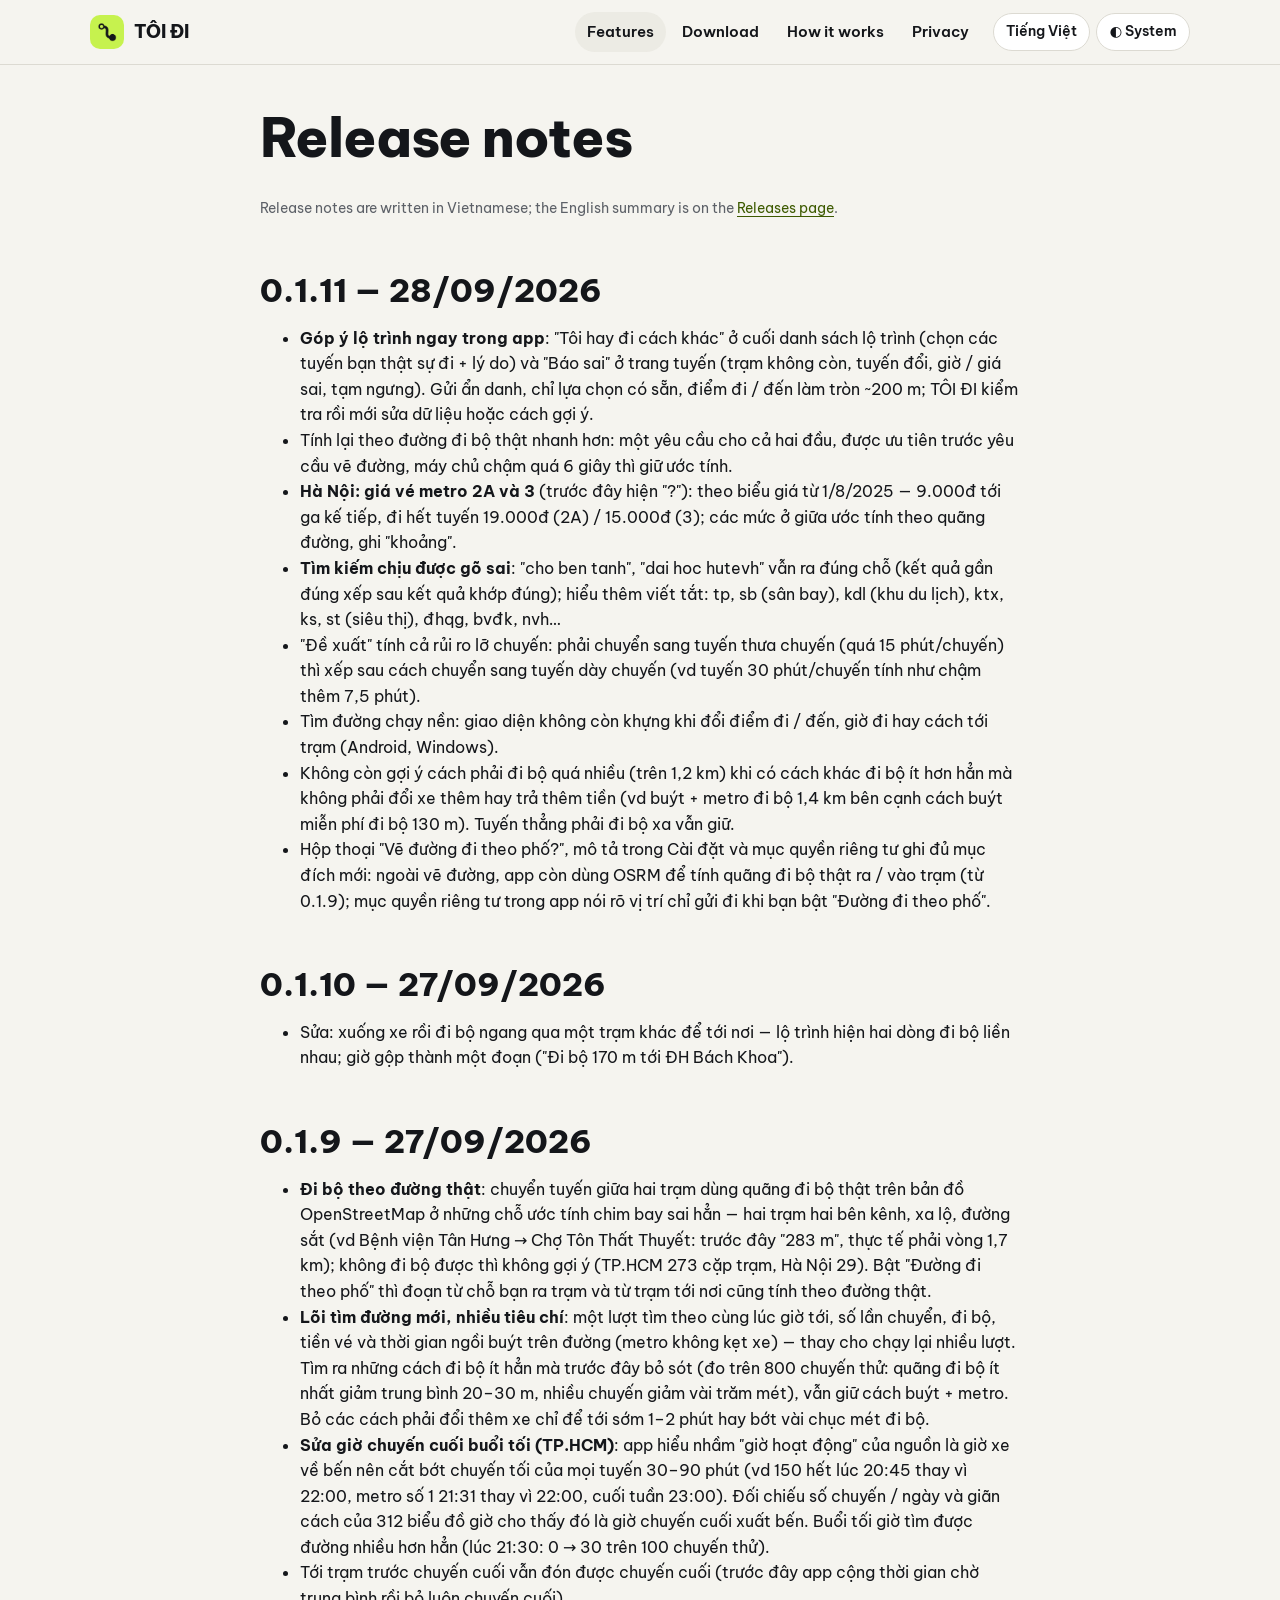
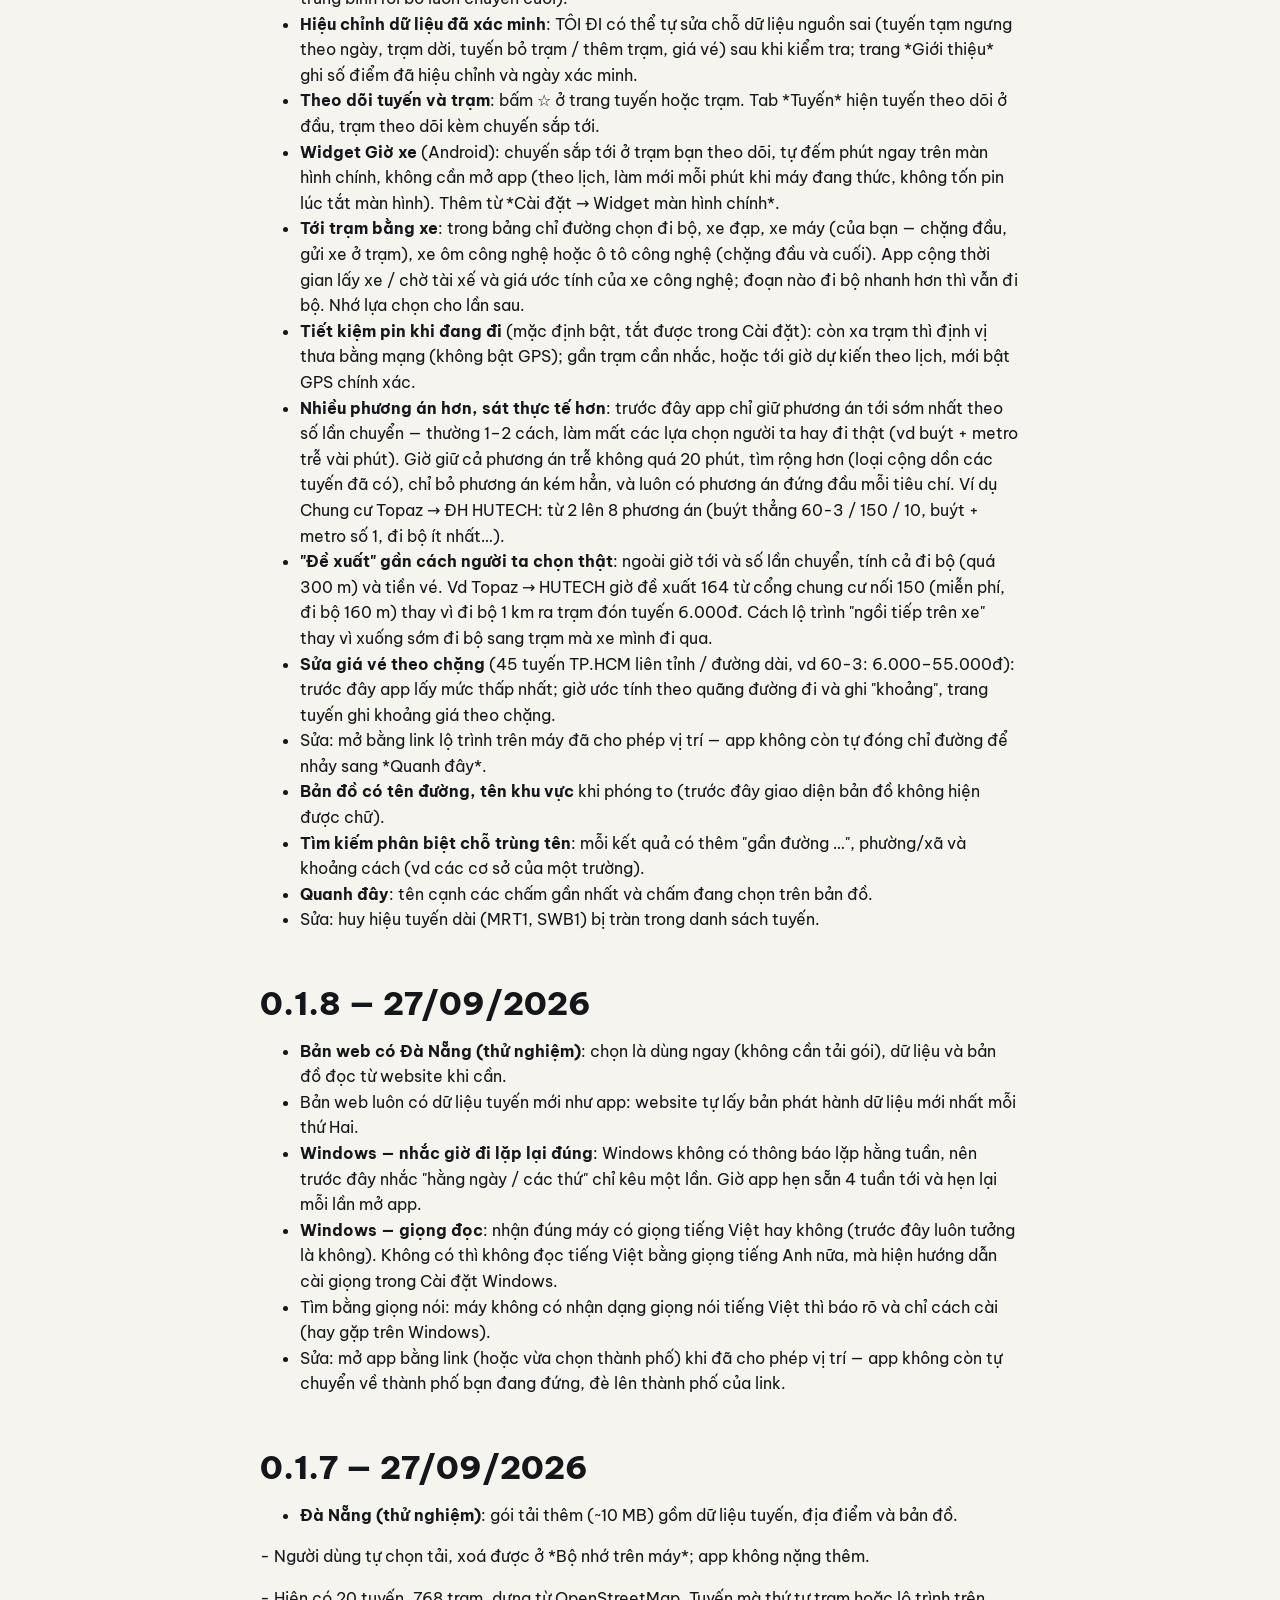
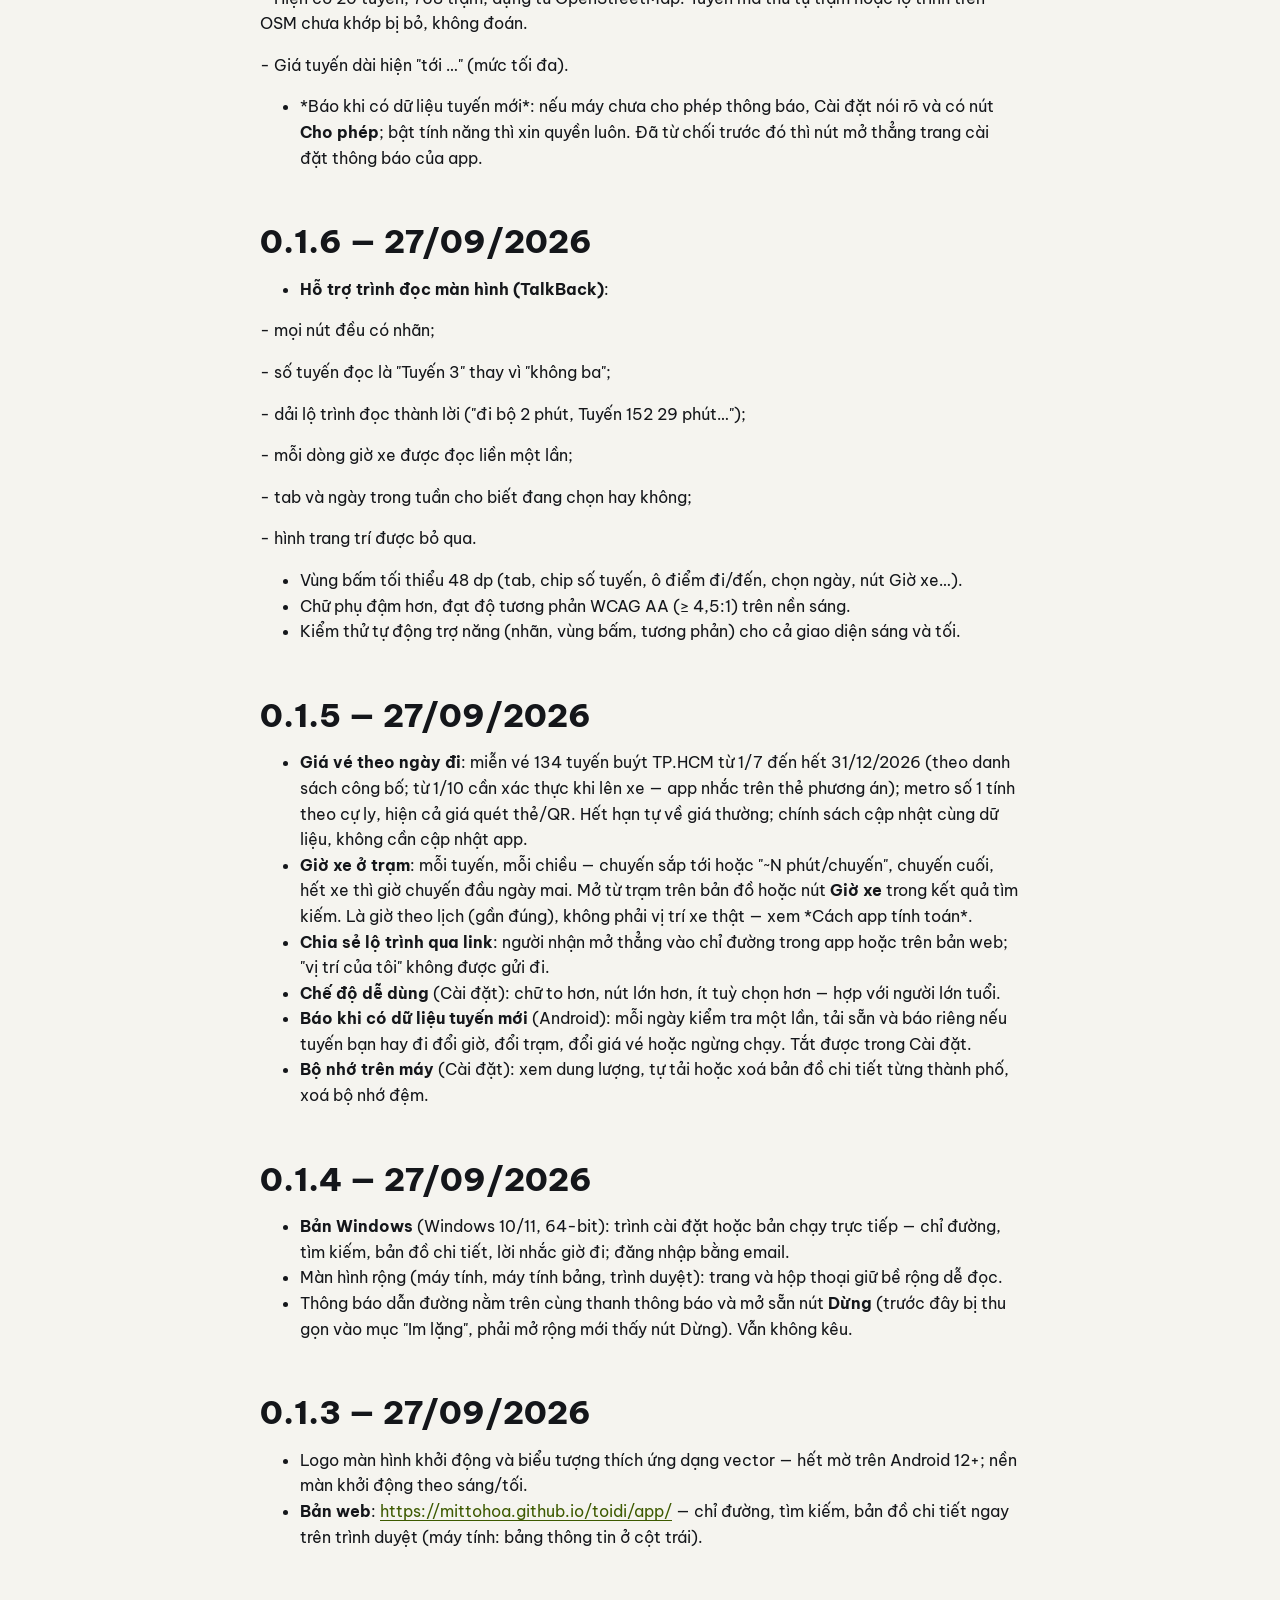
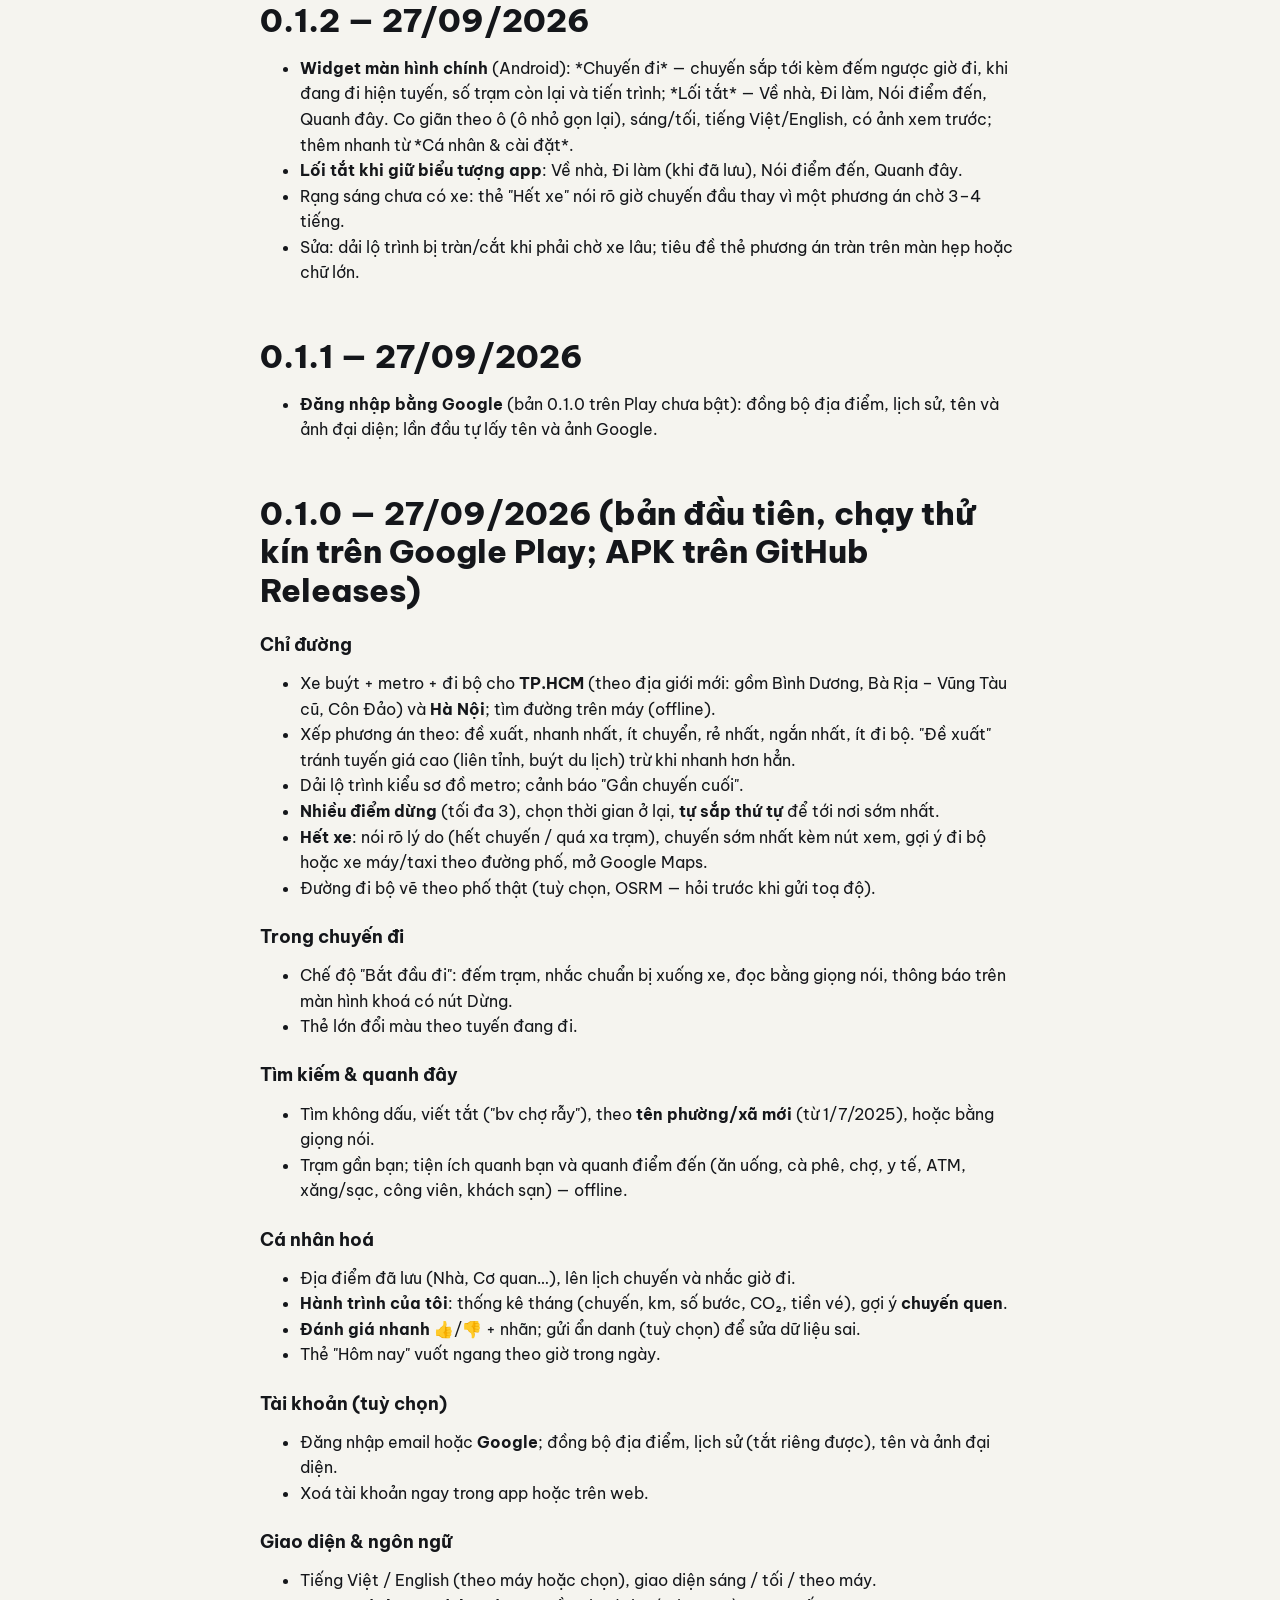
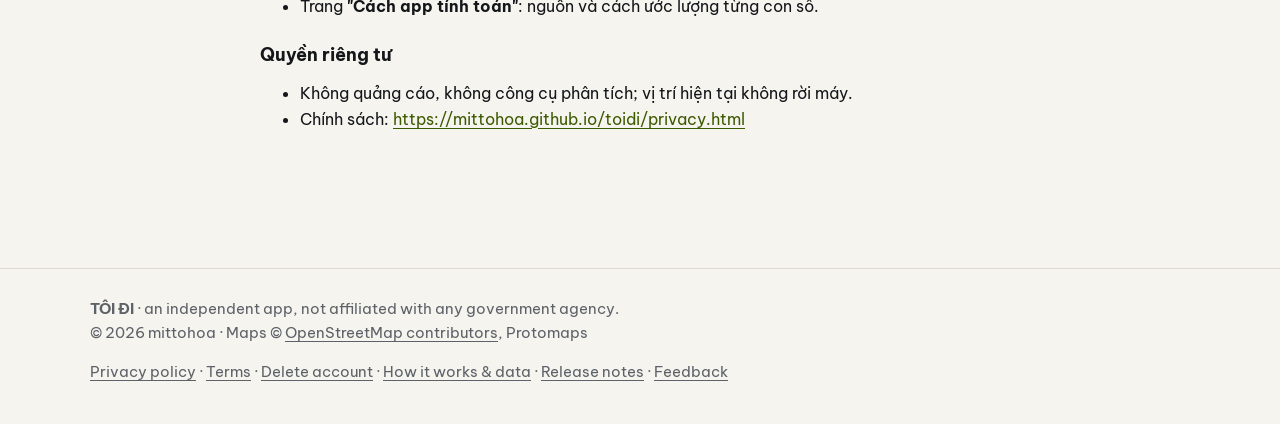
<file: changelog.html>
<!doctype html>
<html lang="vi" data-lang="vi">
<head>
<meta charset="utf-8">
<meta name="viewport" content="width=device-width, initial-scale=1">
<title>Nhật ký phiên bản — TÔI ĐI</title>
<meta name="description" content="Các phiên bản của ứng dụng TÔI ĐI và thay đổi trong từng bản. Release notes.">
<meta property="og:title" content="Nhật ký phiên bản — TÔI ĐI">
<meta property="og:description" content="Các phiên bản của ứng dụng TÔI ĐI và thay đổi trong từng bản. Release notes.">
<meta property="og:image" content="https://mittohoa.github.io/toidi/assets/img/feature-graphic.png">
<meta name="theme-color" content="#c6f24e">
<link rel="icon" href="assets/img/icon-192.png">
<link rel="preconnect" href="https://fonts.googleapis.com">
<link rel="preconnect" href="https://fonts.gstatic.com" crossorigin>
<link href="https://fonts.googleapis.com/css2?family=Be+Vietnam+Pro:wght@400;600;700;800&display=swap" rel="stylesheet">
<link rel="stylesheet" href="assets/site.css?v=431d52ef">
<script src="assets/site.js?v=431d52ef"></script>

</head>
<body>
<header class="top">
  <div class="wrap">
    <a class="brand" href="./"><img src="assets/img/icon-192.png" alt="">TÔI ĐI</a>
    <nav class="nav" aria-label="Menu">
      <a href="./#tinh-nang" aria-current="page"><span data-l="vi">Tính năng</span><span data-l="en">Features</span></a>
      <a href="./#tai-ve"><span data-l="vi">Tải về</span><span data-l="en">Download</span></a>
      <a href="how-it-works.html" ><span data-l="vi">Cách tính</span><span data-l="en">How it works</span></a>
      <a href="privacy.html" ><span data-l="vi">Quyền riêng tư</span><span data-l="en">Privacy</span></a>
    </nav>
    <div class="toggles">
      <button class="chip" id="lang-btn" type="button">English</button>
      <button class="chip" id="theme-btn" type="button" aria-label="Theme">◐</button>
    </div>
  </div>
</header>
<main>
<article class="narrow doc">
<h1><span data-l="vi">Nhật ký phiên bản</span><span data-l="en">Release notes</span></h1>
<p class="small" data-l="en">Release notes are written in Vietnamese; the English summary is on the <a href="https://github.com/mittohoa/toidi/releases">Releases page</a>.</p>
<h2>0.1.11 — 28/09/2026</h2>
<ul>
<li><strong>Góp ý lộ trình ngay trong app</strong>: &quot;Tôi hay đi cách khác&quot; ở cuối danh sách lộ trình (chọn các tuyến bạn thật sự đi + lý do) và &quot;Báo sai&quot; ở trang tuyến (trạm không còn, tuyến đổi, giờ / giá sai, tạm ngưng). Gửi ẩn danh, chỉ lựa chọn có sẵn, điểm đi / đến làm tròn ~200 m; TÔI ĐI kiểm tra rồi mới sửa dữ liệu hoặc cách gợi ý.</li>
<li>Tính lại theo đường đi bộ thật nhanh hơn: một yêu cầu cho cả hai đầu, được ưu tiên trước yêu cầu vẽ đường, máy chủ chậm quá 6 giây thì giữ ước tính.</li>
<li><strong>Hà Nội: giá vé metro 2A và 3</strong> (trước đây hiện &quot;?&quot;): theo biểu giá từ 1/8/2025 — 9.000đ tới ga kế tiếp, đi hết tuyến 19.000đ (2A) / 15.000đ (3); các mức ở giữa ước tính theo quãng đường, ghi &quot;khoảng&quot;.</li>
<li><strong>Tìm kiếm chịu được gõ sai</strong>: &quot;cho ben tanh&quot;, &quot;dai hoc hutevh&quot; vẫn ra đúng chỗ (kết quả gần đúng xếp sau kết quả khớp đúng); hiểu thêm viết tắt: tp, sb (sân bay), kdl (khu du lịch), ktx, ks, st (siêu thị), đhqg, bvđk, nvh…</li>
<li>&quot;Đề xuất&quot; tính cả rủi ro lỡ chuyến: phải chuyển sang tuyến thưa chuyến (quá 15 phút/chuyến) thì xếp sau cách chuyển sang tuyến dày chuyến (vd tuyến 30 phút/chuyến tính như chậm thêm 7,5 phút).</li>
<li>Tìm đường chạy nền: giao diện không còn khựng khi đổi điểm đi / đến, giờ đi hay cách tới trạm (Android, Windows).</li>
<li>Không còn gợi ý cách phải đi bộ quá nhiều (trên 1,2 km) khi có cách khác đi bộ ít hơn hẳn mà không phải đổi xe thêm hay trả thêm tiền (vd buýt + metro đi bộ 1,4 km bên cạnh cách buýt miễn phí đi bộ 130 m). Tuyến thẳng phải đi bộ xa vẫn giữ.</li>
<li>Hộp thoại &quot;Vẽ đường đi theo phố?&quot;, mô tả trong Cài đặt và mục quyền riêng tư ghi đủ mục đích mới: ngoài vẽ đường, app còn dùng OSRM để tính quãng đi bộ thật ra / vào trạm (từ 0.1.9); mục quyền riêng tư trong app nói rõ vị trí chỉ gửi đi khi bạn bật &quot;Đường đi theo phố&quot;.</li>
</ul>
<h2>0.1.10 — 27/09/2026</h2>
<ul>
<li>Sửa: xuống xe rồi đi bộ ngang qua một trạm khác để tới nơi — lộ trình hiện hai dòng đi bộ liền nhau; giờ gộp thành một đoạn (&quot;Đi bộ 170 m tới ĐH Bách Khoa&quot;).</li>
</ul>
<h2>0.1.9 — 27/09/2026</h2>
<ul>
<li><strong>Đi bộ theo đường thật</strong>: chuyển tuyến giữa hai trạm dùng quãng đi bộ thật trên bản đồ OpenStreetMap ở những chỗ ước tính chim bay sai hẳn — hai trạm hai bên kênh, xa lộ, đường sắt (vd Bệnh viện Tân Hưng → Chợ Tôn Thất Thuyết: trước đây &quot;283 m&quot;, thực tế phải vòng 1,7 km); không đi bộ được thì không gợi ý (TP.HCM 273 cặp trạm, Hà Nội 29). Bật &quot;Đường đi theo phố&quot; thì đoạn từ chỗ bạn ra trạm và từ trạm tới nơi cũng tính theo đường thật.</li>
<li><strong>Lõi tìm đường mới, nhiều tiêu chí</strong>: một lượt tìm theo cùng lúc giờ tới, số lần chuyển, đi bộ, tiền vé và thời gian ngồi buýt trên đường (metro không kẹt xe) — thay cho chạy lại nhiều lượt. Tìm ra những cách đi bộ ít hẳn mà trước đây bỏ sót (đo trên 800 chuyến thử: quãng đi bộ ít nhất giảm trung bình 20–30 m, nhiều chuyến giảm vài trăm mét), vẫn giữ cách buýt + metro. Bỏ các cách phải đổi thêm xe chỉ để tới sớm 1–2 phút hay bớt vài chục mét đi bộ.</li>
<li><strong>Sửa giờ chuyến cuối buổi tối (TP.HCM)</strong>: app hiểu nhầm &quot;giờ hoạt động&quot; của nguồn là giờ xe về bến nên cắt bớt chuyến tối của mọi tuyến 30–90 phút (vd 150 hết lúc 20:45 thay vì 22:00, metro số 1 21:31 thay vì 22:00, cuối tuần 23:00). Đối chiếu số chuyến / ngày và giãn cách của 312 biểu đồ giờ cho thấy đó là giờ chuyến cuối xuất bến. Buổi tối giờ tìm được đường nhiều hơn hẳn (lúc 21:30: 0 → 30 trên 100 chuyến thử).</li>
<li>Tới trạm trước chuyến cuối vẫn đón được chuyến cuối (trước đây app cộng thời gian chờ trung bình rồi bỏ luôn chuyến cuối).</li>
<li><strong>Hiệu chỉnh dữ liệu đã xác minh</strong>: TÔI ĐI có thể tự sửa chỗ dữ liệu nguồn sai (tuyến tạm ngưng theo ngày, trạm dời, tuyến bỏ trạm / thêm trạm, giá vé) sau khi kiểm tra; trang *Giới thiệu* ghi số điểm đã hiệu chỉnh và ngày xác minh.</li>
<li><strong>Theo dõi tuyến và trạm</strong>: bấm ☆ ở trang tuyến hoặc trạm. Tab *Tuyến* hiện tuyến theo dõi ở đầu, trạm theo dõi kèm chuyến sắp tới.</li>
<li><strong>Widget Giờ xe</strong> (Android): chuyến sắp tới ở trạm bạn theo dõi, tự đếm phút ngay trên màn hình chính, không cần mở app (theo lịch, làm mới mỗi phút khi máy đang thức, không tốn pin lúc tắt màn hình). Thêm từ *Cài đặt → Widget màn hình chính*.</li>
<li><strong>Tới trạm bằng xe</strong>: trong bảng chỉ đường chọn đi bộ, xe đạp, xe máy (của bạn — chặng đầu, gửi xe ở trạm), xe ôm công nghệ hoặc ô tô công nghệ (chặng đầu và cuối). App cộng thời gian lấy xe / chờ tài xế và giá ước tính của xe công nghệ; đoạn nào đi bộ nhanh hơn thì vẫn đi bộ. Nhớ lựa chọn cho lần sau.</li>
<li><strong>Tiết kiệm pin khi đang đi</strong> (mặc định bật, tắt được trong Cài đặt): còn xa trạm thì định vị thưa bằng mạng (không bật GPS); gần trạm cần nhắc, hoặc tới giờ dự kiến theo lịch, mới bật GPS chính xác.</li>
<li><strong>Nhiều phương án hơn, sát thực tế hơn</strong>: trước đây app chỉ giữ phương án tới sớm nhất theo số lần chuyển — thường 1–2 cách, làm mất các lựa chọn người ta hay đi thật (vd buýt + metro trễ vài phút). Giờ giữ cả phương án trễ không quá 20 phút, tìm rộng hơn (loại cộng dồn các tuyến đã có), chỉ bỏ phương án kém hẳn, và luôn có phương án đứng đầu mỗi tiêu chí. Ví dụ Chung cư Topaz → ĐH HUTECH: từ 2 lên 8 phương án (buýt thẳng 60-3 / 150 / 10, buýt + metro số 1, đi bộ ít nhất…).</li>
<li><strong>&quot;Đề xuất&quot; gần cách người ta chọn thật</strong>: ngoài giờ tới và số lần chuyển, tính cả đi bộ (quá 300 m) và tiền vé. Vd Topaz → HUTECH giờ đề xuất 164 từ cổng chung cư nối 150 (miễn phí, đi bộ 160 m) thay vì đi bộ 1 km ra trạm đón tuyến 6.000đ. Cách lộ trình &quot;ngồi tiếp trên xe&quot; thay vì xuống sớm đi bộ sang trạm mà xe mình đi qua.</li>
<li><strong>Sửa giá vé theo chặng</strong> (45 tuyến TP.HCM liên tỉnh / đường dài, vd 60-3: 6.000–55.000đ): trước đây app lấy mức thấp nhất; giờ ước tính theo quãng đường đi và ghi &quot;khoảng&quot;, trang tuyến ghi khoảng giá theo chặng.</li>
<li>Sửa: mở bằng link lộ trình trên máy đã cho phép vị trí — app không còn tự đóng chỉ đường để nhảy sang *Quanh đây*.</li>
<li><strong>Bản đồ có tên đường, tên khu vực</strong> khi phóng to (trước đây giao diện bản đồ không hiện được chữ).</li>
<li><strong>Tìm kiếm phân biệt chỗ trùng tên</strong>: mỗi kết quả có thêm &quot;gần đường …&quot;, phường/xã và khoảng cách (vd các cơ sở của một trường).</li>
<li><strong>Quanh đây</strong>: tên cạnh các chấm gần nhất và chấm đang chọn trên bản đồ.</li>
<li>Sửa: huy hiệu tuyến dài (MRT1, SWB1) bị tràn trong danh sách tuyến.</li>
</ul>
<h2>0.1.8 — 27/09/2026</h2>
<ul>
<li><strong>Bản web có Đà Nẵng (thử nghiệm)</strong>: chọn là dùng ngay (không cần tải gói), dữ liệu và bản đồ đọc từ website khi cần.</li>
<li>Bản web luôn có dữ liệu tuyến mới như app: website tự lấy bản phát hành dữ liệu mới nhất mỗi thứ Hai.</li>
<li><strong>Windows — nhắc giờ đi lặp lại đúng</strong>: Windows không có thông báo lặp hằng tuần, nên trước đây nhắc &quot;hằng ngày / các thứ&quot; chỉ kêu một lần. Giờ app hẹn sẵn 4 tuần tới và hẹn lại mỗi lần mở app.</li>
<li><strong>Windows — giọng đọc</strong>: nhận đúng máy có giọng tiếng Việt hay không (trước đây luôn tưởng là không). Không có thì không đọc tiếng Việt bằng giọng tiếng Anh nữa, mà hiện hướng dẫn cài giọng trong Cài đặt Windows.</li>
<li>Tìm bằng giọng nói: máy không có nhận dạng giọng nói tiếng Việt thì báo rõ và chỉ cách cài (hay gặp trên Windows).</li>
<li>Sửa: mở app bằng link (hoặc vừa chọn thành phố) khi đã cho phép vị trí — app không còn tự chuyển về thành phố bạn đang đứng, đè lên thành phố của link.</li>
</ul>
<h2>0.1.7 — 27/09/2026</h2>
<ul>
<li><strong>Đà Nẵng (thử nghiệm)</strong>: gói tải thêm (~10 MB) gồm dữ liệu tuyến, địa điểm và bản đồ.</li>
</ul>
<p>  - Người dùng tự chọn tải, xoá được ở *Bộ nhớ trên máy*; app không nặng thêm.</p>
<p>  - Hiện có 20 tuyến, 768 trạm, dựng từ OpenStreetMap. Tuyến mà thứ tự trạm hoặc lộ trình trên OSM chưa khớp bị bỏ, không đoán.</p>
<p>  - Giá tuyến dài hiện &quot;tới …&quot; (mức tối đa).</p>
<ul>
<li>*Báo khi có dữ liệu tuyến mới*: nếu máy chưa cho phép thông báo, Cài đặt nói rõ và có nút <strong>Cho phép</strong>; bật tính năng thì xin quyền luôn. Đã từ chối trước đó thì nút mở thẳng trang cài đặt thông báo của app.</li>
</ul>
<h2>0.1.6 — 27/09/2026</h2>
<ul>
<li><strong>Hỗ trợ trình đọc màn hình (TalkBack)</strong>:</li>
</ul>
<p>  - mọi nút đều có nhãn;</p>
<p>  - số tuyến đọc là &quot;Tuyến 3&quot; thay vì &quot;không ba&quot;;</p>
<p>  - dải lộ trình đọc thành lời (&quot;đi bộ 2 phút, Tuyến 152 29 phút…&quot;);</p>
<p>  - mỗi dòng giờ xe được đọc liền một lần;</p>
<p>  - tab và ngày trong tuần cho biết đang chọn hay không;</p>
<p>  - hình trang trí được bỏ qua.</p>
<ul>
<li>Vùng bấm tối thiểu 48 dp (tab, chip số tuyến, ô điểm đi/đến, chọn ngày, nút Giờ xe…).</li>
<li>Chữ phụ đậm hơn, đạt độ tương phản WCAG AA (≥ 4,5:1) trên nền sáng.</li>
<li>Kiểm thử tự động trợ năng (nhãn, vùng bấm, tương phản) cho cả giao diện sáng và tối.</li>
</ul>
<h2>0.1.5 — 27/09/2026</h2>
<ul>
<li><strong>Giá vé theo ngày đi</strong>: miễn vé 134 tuyến buýt TP.HCM từ 1/7 đến hết 31/12/2026 (theo danh sách công bố; từ 1/10 cần xác thực khi lên xe — app nhắc trên thẻ phương án); metro số 1 tính theo cự ly, hiện cả giá quét thẻ/QR. Hết hạn tự về giá thường; chính sách cập nhật cùng dữ liệu, không cần cập nhật app.</li>
<li><strong>Giờ xe ở trạm</strong>: mỗi tuyến, mỗi chiều — chuyến sắp tới hoặc &quot;~N phút/chuyến&quot;, chuyến cuối, hết xe thì giờ chuyến đầu ngày mai. Mở từ trạm trên bản đồ hoặc nút <strong>Giờ xe</strong> trong kết quả tìm kiếm. Là giờ theo lịch (gần đúng), không phải vị trí xe thật — xem *Cách app tính toán*.</li>
<li><strong>Chia sẻ lộ trình qua link</strong>: người nhận mở thẳng vào chỉ đường trong app hoặc trên bản web; &quot;vị trí của tôi&quot; không được gửi đi.</li>
<li><strong>Chế độ dễ dùng</strong> (Cài đặt): chữ to hơn, nút lớn hơn, ít tuỳ chọn hơn — hợp với người lớn tuổi.</li>
<li><strong>Báo khi có dữ liệu tuyến mới</strong> (Android): mỗi ngày kiểm tra một lần, tải sẵn và báo riêng nếu tuyến bạn hay đi đổi giờ, đổi trạm, đổi giá vé hoặc ngừng chạy. Tắt được trong Cài đặt.</li>
<li><strong>Bộ nhớ trên máy</strong> (Cài đặt): xem dung lượng, tự tải hoặc xoá bản đồ chi tiết từng thành phố, xoá bộ nhớ đệm.</li>
</ul>
<h2>0.1.4 — 27/09/2026</h2>
<ul>
<li><strong>Bản Windows</strong> (Windows 10/11, 64-bit): trình cài đặt hoặc bản chạy trực tiếp — chỉ đường, tìm kiếm, bản đồ chi tiết, lời nhắc giờ đi; đăng nhập bằng email.</li>
<li>Màn hình rộng (máy tính, máy tính bảng, trình duyệt): trang và hộp thoại giữ bề rộng dễ đọc.</li>
<li>Thông báo dẫn đường nằm trên cùng thanh thông báo và mở sẵn nút <strong>Dừng</strong> (trước đây bị thu gọn vào mục &quot;Im lặng&quot;, phải mở rộng mới thấy nút Dừng). Vẫn không kêu.</li>
</ul>
<h2>0.1.3 — 27/09/2026</h2>
<ul>
<li>Logo màn hình khởi động và biểu tượng thích ứng dạng vector — hết mờ trên Android 12+; nền màn khởi động theo sáng/tối.</li>
<li><strong>Bản web</strong>: <a href="https://mittohoa.github.io/toidi/app/">https://mittohoa.github.io/toidi/app/</a> — chỉ đường, tìm kiếm, bản đồ chi tiết ngay trên trình duyệt (máy tính: bảng thông tin ở cột trái).</li>
</ul>
<h2>0.1.2 — 27/09/2026</h2>
<ul>
<li><strong>Widget màn hình chính</strong> (Android): *Chuyến đi* — chuyến sắp tới kèm đếm ngược giờ đi, khi đang đi hiện tuyến, số trạm còn lại và tiến trình; *Lối tắt* — Về nhà, Đi làm, Nói điểm đến, Quanh đây. Co giãn theo ô (ô nhỏ gọn lại), sáng/tối, tiếng Việt/English, có ảnh xem trước; thêm nhanh từ *Cá nhân &amp; cài đặt*.</li>
<li><strong>Lối tắt khi giữ biểu tượng app</strong>: Về nhà, Đi làm (khi đã lưu), Nói điểm đến, Quanh đây.</li>
<li>Rạng sáng chưa có xe: thẻ &quot;Hết xe&quot; nói rõ giờ chuyến đầu thay vì một phương án chờ 3–4 tiếng.</li>
<li>Sửa: dải lộ trình bị tràn/cắt khi phải chờ xe lâu; tiêu đề thẻ phương án tràn trên màn hẹp hoặc chữ lớn.</li>
</ul>
<h2>0.1.1 — 27/09/2026</h2>
<ul>
<li><strong>Đăng nhập bằng Google</strong> (bản 0.1.0 trên Play chưa bật): đồng bộ địa điểm, lịch sử, tên và ảnh đại diện; lần đầu tự lấy tên và ảnh Google.</li>
</ul>
<h2>0.1.0 — 27/09/2026 (bản đầu tiên, chạy thử kín trên Google Play; APK trên GitHub Releases)</h2>
<h3>Chỉ đường</h3>
<ul>
<li>Xe buýt + metro + đi bộ cho <strong>TP.HCM</strong> (theo địa giới mới: gồm Bình Dương, Bà Rịa – Vũng Tàu cũ, Côn Đảo) và <strong>Hà Nội</strong>; tìm đường trên máy (offline).</li>
<li>Xếp phương án theo: đề xuất, nhanh nhất, ít chuyển, rẻ nhất, ngắn nhất, ít đi bộ. &quot;Đề xuất&quot; tránh tuyến giá cao (liên tỉnh, buýt du lịch) trừ khi nhanh hơn hẳn.</li>
<li>Dải lộ trình kiểu sơ đồ metro; cảnh báo &quot;Gần chuyến cuối&quot;.</li>
<li><strong>Nhiều điểm dừng</strong> (tối đa 3), chọn thời gian ở lại, <strong>tự sắp thứ tự</strong> để tới nơi sớm nhất.</li>
<li><strong>Hết xe</strong>: nói rõ lý do (hết chuyến / quá xa trạm), chuyến sớm nhất kèm nút xem, gợi ý đi bộ hoặc xe máy/taxi theo đường phố, mở Google Maps.</li>
<li>Đường đi bộ vẽ theo phố thật (tuỳ chọn, OSRM — hỏi trước khi gửi toạ độ).</li>
</ul>
<h3>Trong chuyến đi</h3>
<ul>
<li>Chế độ &quot;Bắt đầu đi&quot;: đếm trạm, nhắc chuẩn bị xuống xe, đọc bằng giọng nói, thông báo trên màn hình khoá có nút Dừng.</li>
<li>Thẻ lớn đổi màu theo tuyến đang đi.</li>
</ul>
<h3>Tìm kiếm &amp; quanh đây</h3>
<ul>
<li>Tìm không dấu, viết tắt (&quot;bv chợ rẫy&quot;), theo <strong>tên phường/xã mới</strong> (từ 1/7/2025), hoặc bằng giọng nói.</li>
<li>Trạm gần bạn; tiện ích quanh bạn và quanh điểm đến (ăn uống, cà phê, chợ, y tế, ATM, xăng/sạc, công viên, khách sạn) — offline.</li>
</ul>
<h3>Cá nhân hoá</h3>
<ul>
<li>Địa điểm đã lưu (Nhà, Cơ quan…), lên lịch chuyến và nhắc giờ đi.</li>
<li><strong>Hành trình của tôi</strong>: thống kê tháng (chuyến, km, số bước, CO₂, tiền vé), gợi ý <strong>chuyến quen</strong>.</li>
<li><strong>Đánh giá nhanh</strong> 👍/👎 + nhãn; gửi ẩn danh (tuỳ chọn) để sửa dữ liệu sai.</li>
<li>Thẻ &quot;Hôm nay&quot; vuốt ngang theo giờ trong ngày.</li>
</ul>
<h3>Tài khoản (tuỳ chọn)</h3>
<ul>
<li>Đăng nhập email hoặc <strong>Google</strong>; đồng bộ địa điểm, lịch sử (tắt riêng được), tên và ảnh đại diện.</li>
<li>Xoá tài khoản ngay trong app hoặc trên web.</li>
</ul>
<h3>Giao diện &amp; ngôn ngữ</h3>
<ul>
<li>Tiếng Việt / English (theo máy hoặc chọn), giao diện sáng / tối / theo máy.</li>
<li>Trang <strong>&quot;Cách app tính toán&quot;</strong>: nguồn và cách ước lượng từng con số.</li>
</ul>
<h3>Quyền riêng tư</h3>
<ul>
<li>Không quảng cáo, không công cụ phân tích; vị trí hiện tại không rời máy.</li>
<li>Chính sách: <a href="https://mittohoa.github.io/toidi/privacy.html">https://mittohoa.github.io/toidi/privacy.html</a></li>
</ul>
</article>
</main>
<footer>
  <div class="wrap">
    <div>
      <strong>TÔI ĐI</strong> · <span data-l="vi">ứng dụng độc lập, không phải ứng dụng của cơ quan nhà nước.</span><span data-l="en">an independent app, not affiliated with any government agency.</span><br>
      © <span id="year">2026</span> mittohoa · <span data-l="vi">Bản đồ</span><span data-l="en">Maps</span> © <a href="https://www.openstreetmap.org/copyright">OpenStreetMap contributors</a>, Protomaps
    </div>
    <div>
      <a href="privacy.html"><span data-l="vi">Chính sách quyền riêng tư</span><span data-l="en">Privacy policy</span></a> ·
      <a href="terms.html"><span data-l="vi">Điều khoản</span><span data-l="en">Terms</span></a> ·
      <a href="delete-account.html"><span data-l="vi">Xoá tài khoản</span><span data-l="en">Delete account</span></a> ·
      <a href="how-it-works.html"><span data-l="vi">Cách tính &amp; nguồn dữ liệu</span><span data-l="en">How it works &amp; data</span></a> ·
      <a href="changelog.html"><span data-l="vi">Nhật ký phiên bản</span><span data-l="en">Release notes</span></a> ·
      <a href="https://github.com/mittohoa/toidi-data/issues"><span data-l="vi">Góp ý</span><span data-l="en">Feedback</span></a>
    </div>
  </div>
</footer>
</body>
</html>
</file>
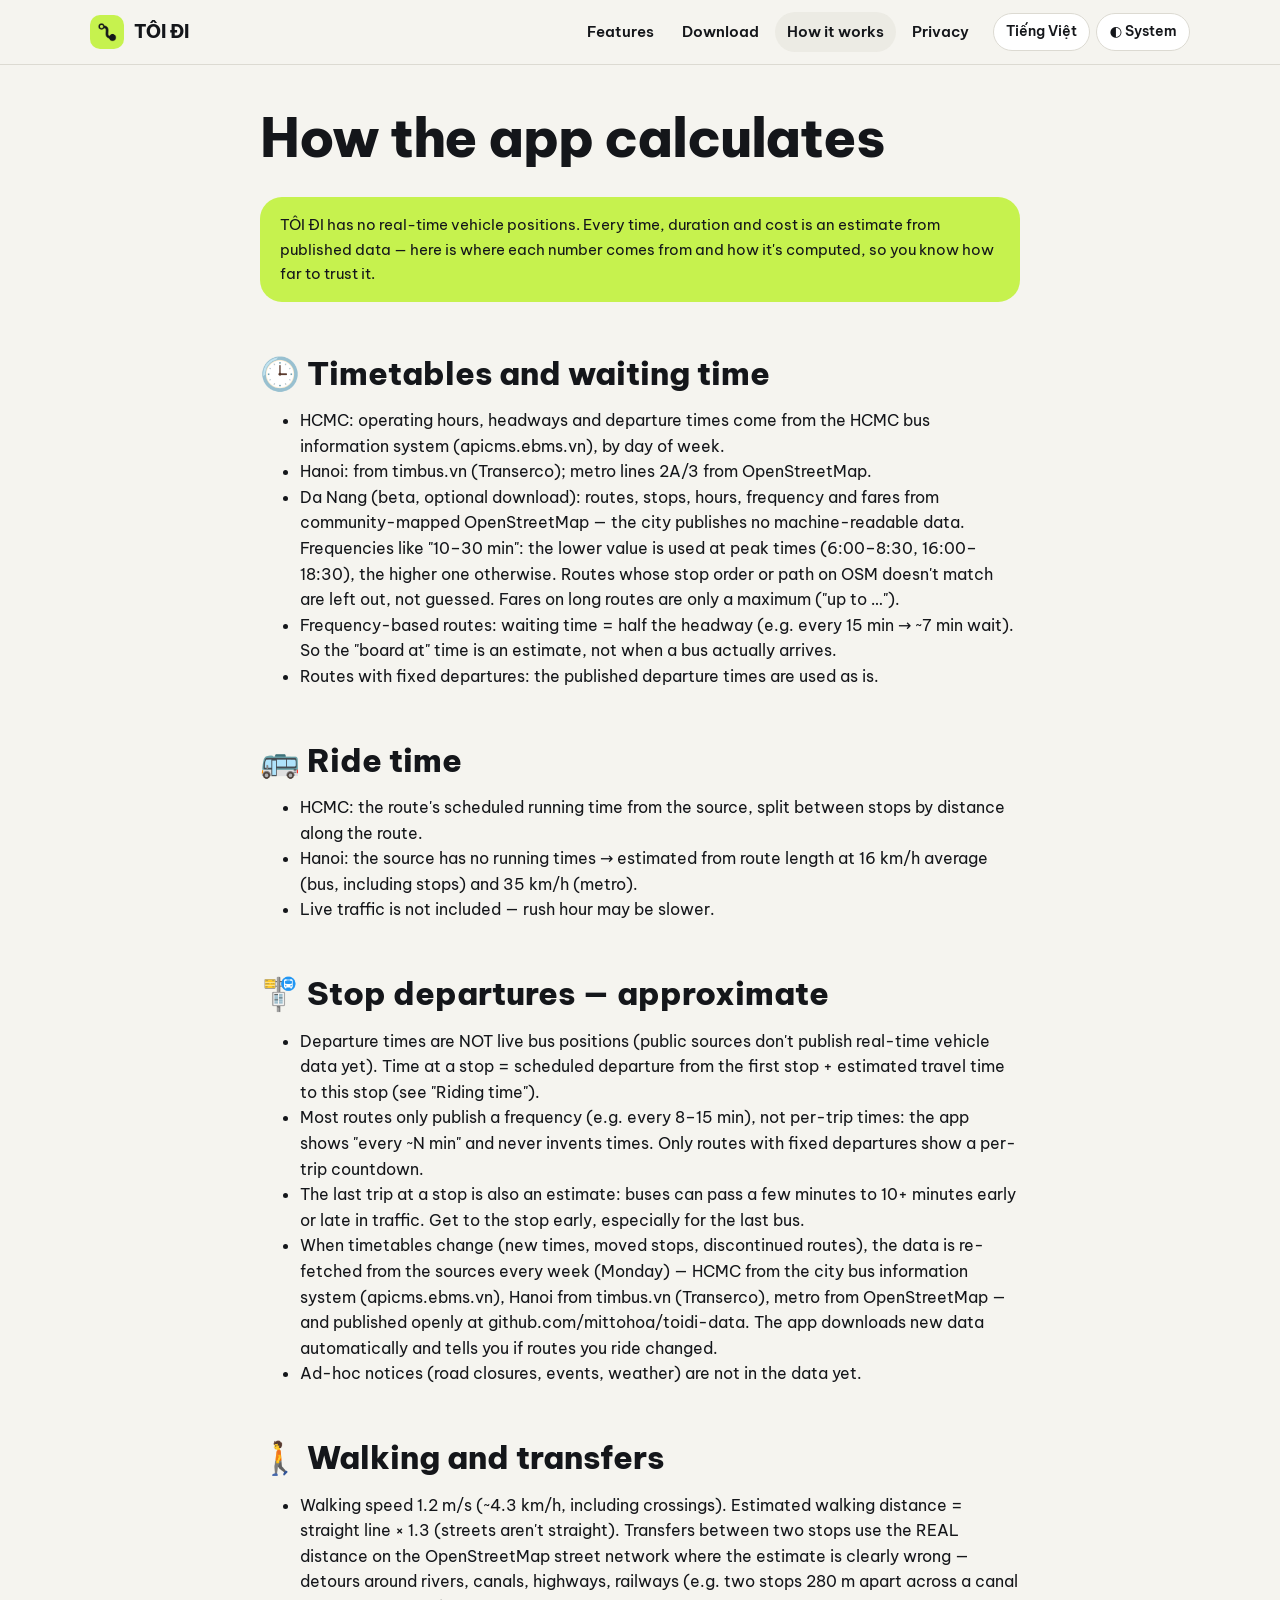
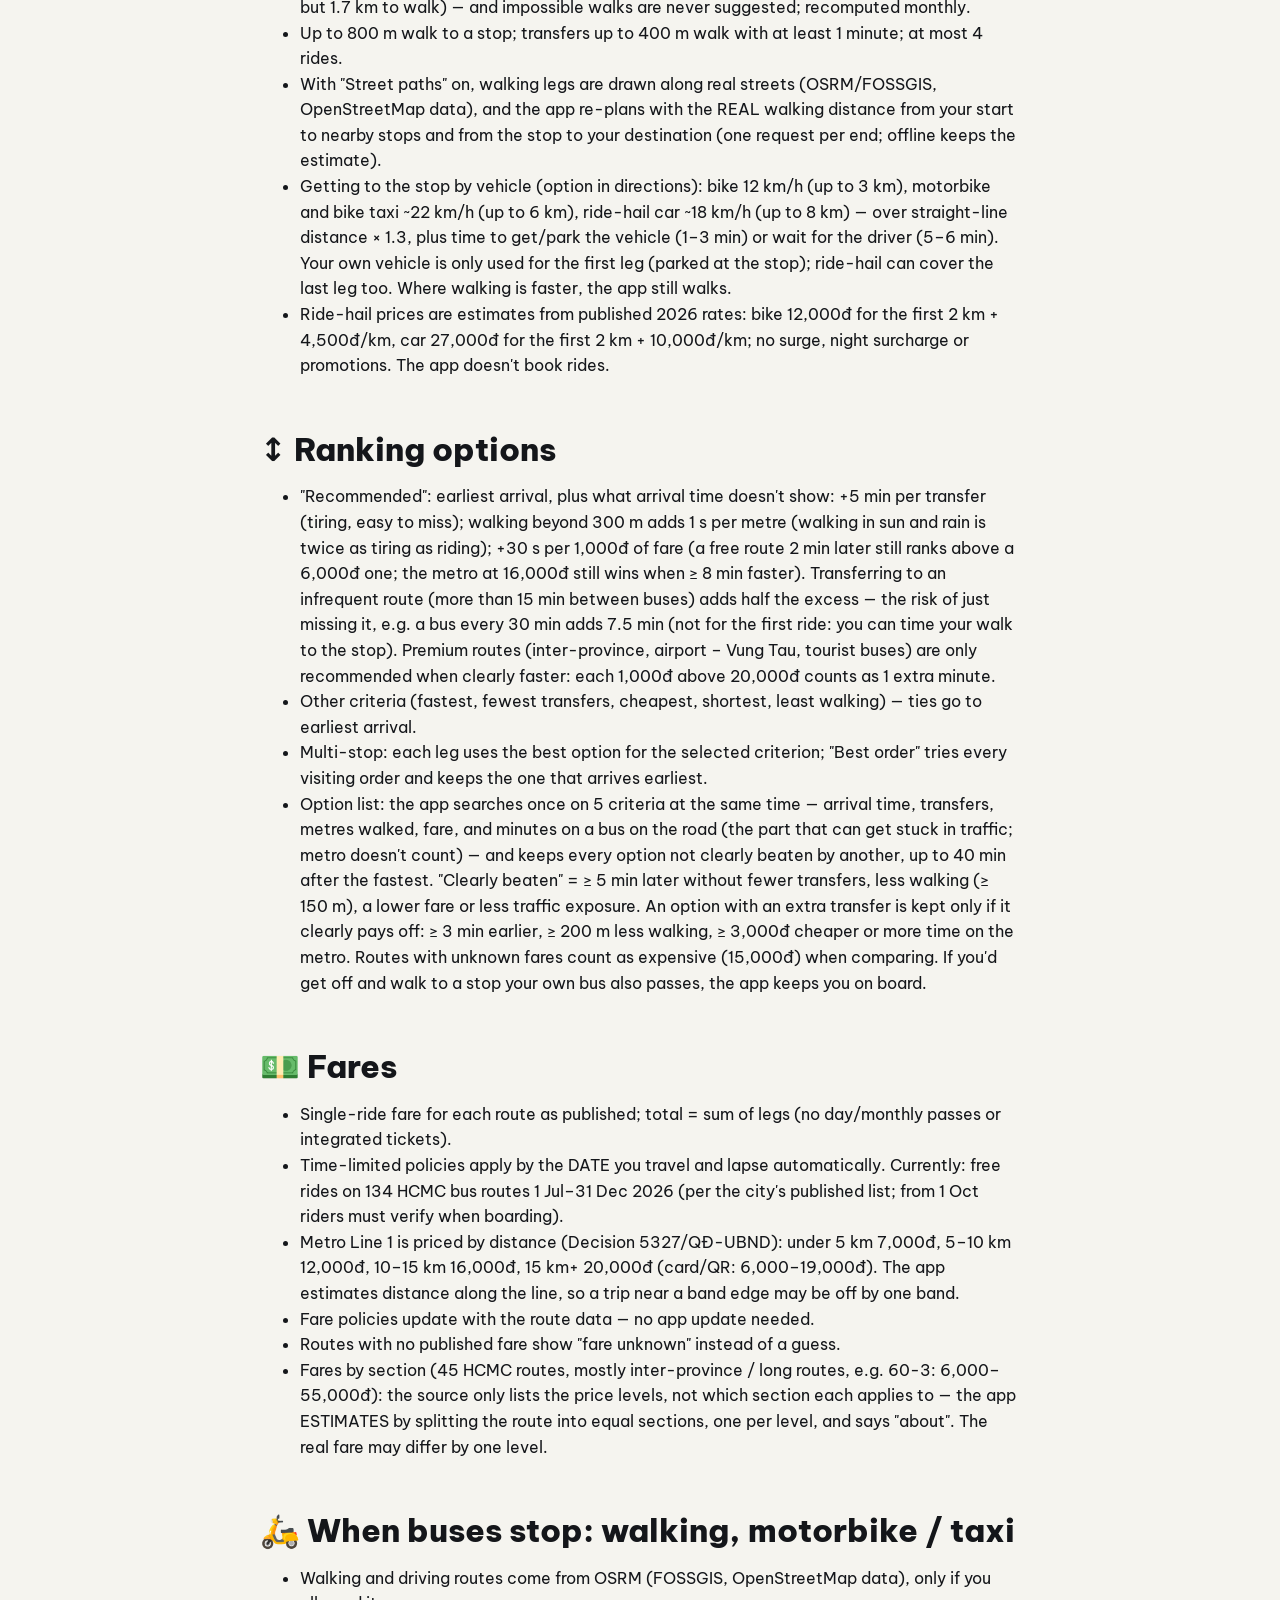
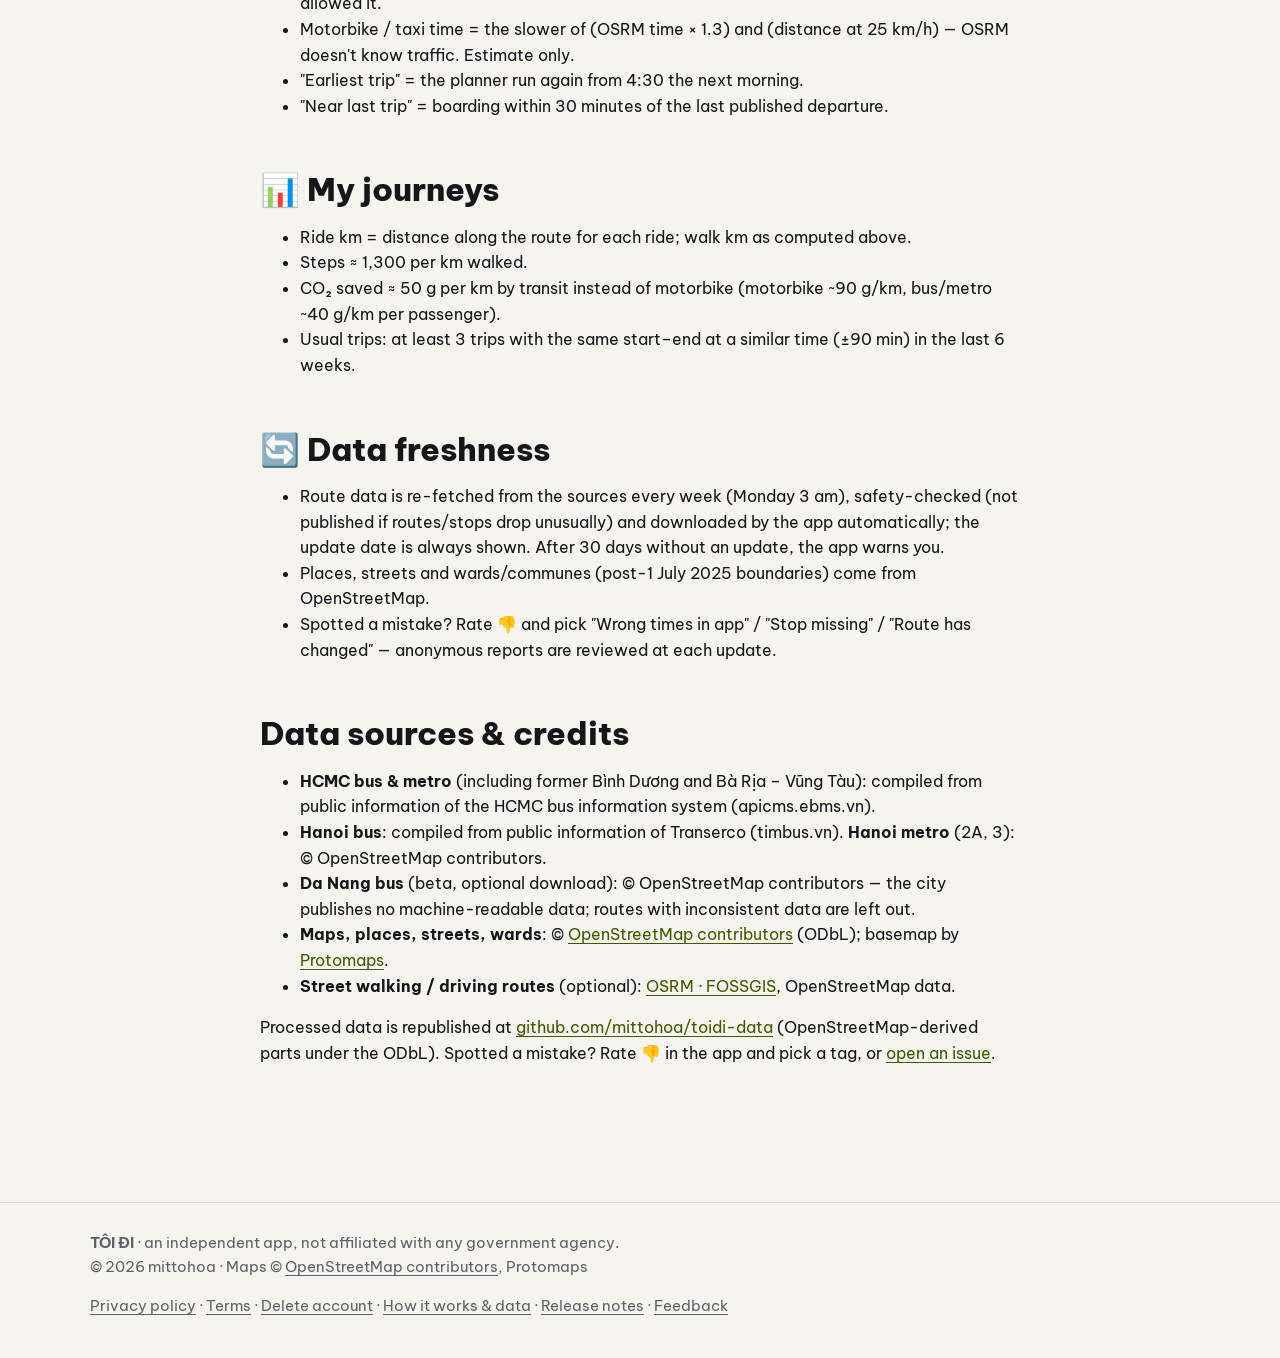
<file: how-it-works.html>
<!doctype html>
<html lang="vi" data-lang="vi">
<head>
<meta charset="utf-8">
<meta name="viewport" content="width=device-width, initial-scale=1">
<title>Cách tính & nguồn dữ liệu — TÔI ĐI</title>
<meta name="description" content="TÔI ĐI tính giờ xe, thời gian chờ, đi bộ, giá vé thế nào và lấy dữ liệu từ đâu. How TÔI ĐI computes times, fares and where data comes from.">
<meta property="og:title" content="Cách tính & nguồn dữ liệu — TÔI ĐI">
<meta property="og:description" content="TÔI ĐI tính giờ xe, thời gian chờ, đi bộ, giá vé thế nào và lấy dữ liệu từ đâu. How TÔI ĐI computes times, fares and where data comes from.">
<meta property="og:image" content="https://mittohoa.github.io/toidi/assets/img/feature-graphic.png">
<meta name="theme-color" content="#c6f24e">
<link rel="icon" href="assets/img/icon-192.png">
<link rel="preconnect" href="https://fonts.googleapis.com">
<link rel="preconnect" href="https://fonts.gstatic.com" crossorigin>
<link href="https://fonts.googleapis.com/css2?family=Be+Vietnam+Pro:wght@400;600;700;800&display=swap" rel="stylesheet">
<link rel="stylesheet" href="assets/site.css?v=431d52ef">
<script src="assets/site.js?v=431d52ef"></script>

</head>
<body>
<header class="top">
  <div class="wrap">
    <a class="brand" href="./"><img src="assets/img/icon-192.png" alt="">TÔI ĐI</a>
    <nav class="nav" aria-label="Menu">
      <a href="./#tinh-nang" ><span data-l="vi">Tính năng</span><span data-l="en">Features</span></a>
      <a href="./#tai-ve"><span data-l="vi">Tải về</span><span data-l="en">Download</span></a>
      <a href="how-it-works.html" aria-current="page"><span data-l="vi">Cách tính</span><span data-l="en">How it works</span></a>
      <a href="privacy.html" ><span data-l="vi">Quyền riêng tư</span><span data-l="en">Privacy</span></a>
    </nav>
    <div class="toggles">
      <button class="chip" id="lang-btn" type="button">English</button>
      <button class="chip" id="theme-btn" type="button" aria-label="Theme">◐</button>
    </div>
  </div>
</header>
<main>
<article class="narrow doc">
<div data-l="vi">
<h1>Cách app tính toán</h1>
<div class="notice">TÔI ĐI không có vị trí xe theo thời gian thực. Mọi giờ giấc, thời gian và chi phí là ước tính từ dữ liệu công bố — dưới đây là nguồn và cách tính từng con số, để bạn biết nên tin tới đâu.</div>
<h2>🕒 Giờ chạy và thời gian chờ</h2>
<ul><li>TP.HCM: giờ hoạt động, khoảng cách chuyến (tần suất) và giờ xuất bến lấy từ hệ thống thông tin xe buýt TP.HCM (apicms.ebms.vn), theo đúng thứ trong tuần.</li><li>Hà Nội: lấy từ timbus.vn (Transerco); metro 2A/3 theo OpenStreetMap.</li><li>Đà Nẵng (thử nghiệm, gói tải thêm): tuyến, trạm, giờ hoạt động, tần suất và giá vé theo OpenStreetMap do cộng đồng nhập — thành phố chưa công bố dữ liệu máy đọc được. Tần suất ghi dạng &quot;10–30 phút&quot;: số nhỏ dùng cho giờ cao điểm (6:00–8:30, 16:00–18:30), số lớn cho giờ còn lại. Tuyến mà thứ tự trạm hoặc lộ trình trên OSM chưa khớp bị bỏ, không đoán. Giá tuyến dài chỉ là mức tối đa (&quot;tới …&quot;).</li><li>Tuyến chạy theo tần suất: thời gian chờ = một nửa khoảng cách chuyến (vd 15 phút/chuyến → chờ ~7 phút). Vì vậy &quot;giờ lên xe&quot; là ước tính, không phải giờ xe tới thật.</li><li>Tuyến có giờ xuất bến cố định: dùng đúng giờ xuất bến.</li></ul>
<h2>🚌 Thời gian đi xe</h2>
<ul><li>TP.HCM: thời gian chạy toàn tuyến theo biểu đồ của nguồn, chia cho từng trạm theo quãng đường dọc lộ trình.</li><li>Hà Nội: nguồn không cho thời gian chạy → ước theo chiều dài lộ trình với vận tốc trung bình 16 km/h (buýt, đã tính dừng đón trả khách) và 35 km/h (metro).</li><li>Không tính kẹt xe thực tế — giờ cao điểm có thể chậm hơn.</li></ul>
<h2>🚏 Giờ xe ở trạm — gần đúng</h2>
<ul><li>Bảng giờ xe KHÔNG phải vị trí xe thật (các nguồn công khai chưa có dữ liệu xe theo thời gian thực). Giờ tại trạm = giờ xuất bến theo lịch + thời gian chạy ước tính từ đầu tuyến tới trạm (xem &quot;Thời gian đi xe&quot;).</li><li>Phần lớn tuyến chỉ công bố tần suất (vd 8–15 phút/chuyến), không có giờ từng chuyến: app ghi &quot;~N phút/chuyến&quot;, không tự đặt ra giờ. Chỉ tuyến có giờ xuất bến cố định mới hiện đếm ngược từng chuyến.</li><li>Chuyến cuối tại trạm cũng là ước tính: xe có thể qua sớm/muộn vài phút tới hơn 10 phút lúc kẹt xe. Nên ra trạm sớm hơn, nhất là chuyến cuối.</li><li>Lịch chạy có thay đổi (đổi giờ, đổi trạm, ngừng tuyến): dữ liệu được lấy lại từ nguồn mỗi tuần (thứ Hai) — TP.HCM từ hệ thống thông tin xe buýt TP.HCM (apicms.ebms.vn), Hà Nội từ timbus.vn (Transerco), metro theo OpenStreetMap — rồi phát hành công khai tại github.com/mittohoa/toidi-data. App tự tải bản mới và báo nếu tuyến bạn hay đi thay đổi.</li><li>Thông báo đột xuất (cấm đường, sự kiện, thời tiết) chưa có trong dữ liệu.</li></ul>
<h2>🚶 Đi bộ và chuyển tuyến</h2>
<ul><li>Tốc độ đi bộ 1,2 m/s (~4,3 km/h, đã tính chờ đèn). Quãng đường đi bộ ước tính = đường chim bay × 1,3 (đường phố quanh co). Đi bộ chuyển tuyến giữa hai trạm: dùng quãng đường THẬT theo mạng đường OpenStreetMap ở những chỗ ước tính sai hẳn — phải vòng qua sông, kênh, xa lộ, đường sắt (vd hai trạm hai bên kênh cách 280 m chim bay nhưng phải đi 1,7 km), hoặc không đi bộ được thì không gợi ý; tính lại mỗi tháng.</li><li>Đi bộ tới trạm tối đa 800 m; chuyển tuyến đi bộ tối đa 400 m và cần ít nhất 1 phút; tối đa 4 chặng xe.</li><li>Nếu bạn bật &quot;Đường đi theo phố&quot;, đoạn đi bộ được vẽ theo đường thật (OSRM/FOSSGIS, dữ liệu OpenStreetMap), và app tính lại lộ trình với quãng đi bộ THẬT từ điểm đi ra các trạm gần và từ trạm tới nơi (một yêu cầu mỗi đầu; mất mạng thì giữ ước tính).</li><li>Tới trạm bằng xe (tuỳ chọn trong bảng chỉ đường): xe đạp 12 km/h (tối đa 3 km), xe máy và xe ôm công nghệ ~22 km/h (tối đa 6 km), ô tô công nghệ ~18 km/h (tối đa 8 km) — tính trên quãng đường chim bay × 1,3. Cộng thêm thời gian lấy/gửi xe (1–3 phút) hoặc chờ tài xế (5–6 phút). Xe của bạn chỉ dùng cho chặng đầu (gửi xe ở trạm); xe công nghệ dùng được cả chặng cuối. Đoạn nào đi bộ nhanh hơn thì app vẫn chọn đi bộ.</li><li>Giá xe công nghệ ước tính theo bảng giá công bố 2026: xe máy 12.000đ cho 2 km đầu + 4.500đ/km, ô tô 27.000đ cho 2 km đầu + 10.000đ/km; chưa tính giờ cao điểm, phụ phí đêm, khuyến mãi. App không đặt xe.</li></ul>
<h2>↕️ Xếp hạng phương án</h2>
<ul><li>&quot;Đề xuất&quot;: giờ tới sớm nhất, cộng thêm cho những gì giờ tới không thể hiện: mỗi lần chuyển tuyến +5 phút (mệt, dễ lỡ xe); đi bộ quá 300 m thì mỗi mét +1 giây (đi bộ ngoài nắng mưa mệt gấp đôi ngồi xe); mỗi nghìn đồng tiền vé +30 giây (tuyến miễn phí trễ 2 phút vẫn được xếp trên tuyến 6.000đ; metro 16.000đ vẫn được đề xuất khi nhanh hơn ≥ 8 phút). Chuyển sang tuyến thưa chuyến (quá 15 phút/chuyến) thì cộng thêm nửa phần vượt — rủi ro lỡ chuyến, vd tuyến 30 phút/chuyến +7,5 phút (chặng đầu không tính: bạn tự canh giờ ra trạm). Tuyến giá cao (liên tỉnh, sân bay – Vũng Tàu, buýt du lịch) chỉ được đề xuất khi nhanh hơn hẳn: mỗi nghìn đồng vượt 20.000đ tính như chậm thêm 1 phút.</li><li>Các tiêu chí khác (nhanh nhất, ít chuyển, rẻ nhất, ngắn nhất, ít đi bộ) — hoà thì xét giờ tới.</li><li>Nhiều điểm dừng: mỗi đoạn chọn phương án tốt nhất theo tiêu chí đang chọn; &quot;Tối ưu thứ tự&quot; thử mọi thứ tự ghé và chọn thứ tự tới nơi sớm nhất.</li><li>Danh sách phương án: app tìm một lượt theo 5 tiêu chí cùng lúc — giờ tới, số lần chuyển, mét đi bộ, tiền vé, phút ngồi buýt trên đường (phần có thể kẹt xe; metro không tính) — và giữ mọi cách không thua hẳn cách khác, trong vòng 40 phút sau cách nhanh nhất. &quot;Thua hẳn&quot; = trễ hơn ≥ 5 phút mà không ít chuyển, ít đi bộ (≥ 150 m), rẻ hơn hay ít kẹt xe hơn. Cách phải đổi thêm xe chỉ được giữ khi lợi rõ: sớm hơn ≥ 3 phút, bớt ≥ 200 m đi bộ, rẻ hơn ≥ 3.000đ hoặc đi metro nhiều hơn. Tuyến chưa rõ giá được coi như đắt (15.000đ) khi so. Xuống xe rồi đi bộ sang trạm mà chính xe mình đi qua thì app cho ngồi tiếp.</li></ul>
<h2>💵 Giá vé</h2>
<ul><li>Giá vé lượt của từng tuyến theo nguồn công bố; tổng = cộng giá các chặng (không tính vé tháng, vé ngày hay vé liên thông).</li><li>Chính sách có thời hạn tính theo NGÀY bạn đi, hết hạn tự về giá thường. Hiện có: miễn vé 134 tuyến buýt TP.HCM 1/7–31/12/2026 (theo danh sách trong thông cáo của TP.HCM; từ 1/10 cần xác thực khi lên xe).</li><li>Metro số 1 tính theo cự ly (QĐ 5327/QĐ-UBND): dưới 5 km 7.000đ, 5–10 km 12.000đ, 10–15 km 16.000đ, từ 15 km 20.000đ (thẻ/QR: 6.000–19.000đ). Cự ly app ước tính theo lộ trình giữa hai ga nên có thể lệch một bậc giá ở ranh giới.</li><li>Chính sách giá vé được cập nhật cùng dữ liệu tuyến, không cần cập nhật app.</li><li>Tuyến chưa có giá trong nguồn → hiện &quot;giá vé chưa rõ&quot; thay vì đoán.</li><li>Vé theo chặng (45 tuyến TP.HCM, chủ yếu liên tỉnh / đường dài, vd 60-3: 6.000–55.000đ): nguồn chỉ ghi các mức giá, không ghi mức nào ứng với chặng nào — app ƯỚC TÍNH bằng cách chia tuyến thành các chặng bằng nhau theo số mức giá và ghi &quot;khoảng&quot;. Giá thật có thể khác một bậc.</li></ul>
<h2>🛵 Khi hết xe: đi bộ, xe máy / taxi</h2>
<ul><li>Đường đi bộ và đường xe lấy từ OSRM (FOSSGIS, dữ liệu OpenStreetMap), chỉ khi bạn đã cho phép.</li><li>Thời gian xe máy / taxi = lấy mức chậm hơn giữa (thời gian OSRM × 1,3) và (quãng đường ở 25 km/h) — vì OSRM không biết kẹt xe. Chỉ là ước tính.</li><li>&quot;Chuyến sớm nhất&quot; = chạy lại tìm đường từ 4:30 sáng hôm sau.</li><li>&quot;Gần chuyến cuối&quot; = lên xe trong vòng 30 phút trước chuyến cuối theo giờ hoạt động công bố.</li></ul>
<h2>📊 Hành trình của tôi</h2>
<ul><li>Km đi xe = quãng đường dọc lộ trình các chặng xe; km đi bộ theo cách tính đi bộ ở trên.</li><li>Số bước ≈ 1.300 bước/km đi bộ.</li><li>CO₂ giảm ≈ 50 g cho mỗi km đi xe công cộng thay cho xe máy (xe máy ~90 g/km, buýt/metro ~40 g/km mỗi hành khách).</li><li>Chuyến quen: ít nhất 3 lần cùng điểm đi–đến, cùng khung giờ (±90 phút) trong 6 tuần gần đây.</li></ul>
<h2>🔄 Độ mới của dữ liệu</h2>
<ul><li>Dữ liệu tuyến được lấy lại từ nguồn mỗi tuần (3 giờ sáng thứ Hai), kiểm tra an toàn (thiếu tuyến/trạm bất thường thì không phát hành) rồi app tự tải; ngày cập nhật luôn hiện trong app. Quá 30 ngày chưa cập nhật, app sẽ cảnh báo.</li><li>Địa điểm, tên đường, phường/xã (theo địa giới từ 1/7/2025) lấy từ OpenStreetMap.</li><li>Thấy sai? Đánh giá 👎 và chọn &quot;Giờ chạy trong app sai&quot; / &quot;Trạm không có&quot; / &quot;Tuyến đã đổi lộ trình&quot; — báo cáo ẩn danh được tổng hợp mỗi lần cập nhật.</li></ul>
<h2>Nguồn dữ liệu &amp; ghi công</h2>
<ul>
<li><strong>Xe buýt, metro TP.HCM</strong> (gồm Bình Dương, Bà Rịa – Vũng Tàu cũ): tổng hợp từ thông tin công khai của hệ thống thông tin xe buýt TP.HCM (apicms.ebms.vn).</li>
<li><strong>Xe buýt Hà Nội</strong>: tổng hợp từ thông tin công khai của Transerco (timbus.vn). <strong>Metro Hà Nội</strong> (2A, 3): © OpenStreetMap contributors.</li>
<li><strong>Xe buýt Đà Nẵng</strong> (thử nghiệm, gói tải thêm): © OpenStreetMap contributors — thành phố chưa công bố dữ liệu dạng máy đọc được; tuyến có dữ liệu chưa khớp bị bỏ.</li>
<li><strong>Bản đồ, địa điểm, tên đường, phường/xã</strong>: © <a href="https://www.openstreetmap.org/copyright">OpenStreetMap contributors</a> (ODbL); bản đồ nền <a href="https://protomaps.com">Protomaps</a>.</li>
<li><strong>Đường đi bộ / xe theo phố</strong> (tuỳ chọn): <a href="https://routing.openstreetmap.de/about.html">OSRM · FOSSGIS</a>, dữ liệu OpenStreetMap.</li>
</ul>
<p>Dữ liệu đã xử lý được công bố lại tại <a href="https://github.com/mittohoa/toidi-data">github.com/mittohoa/toidi-data</a> (phần dẫn xuất từ OpenStreetMap theo giấy phép ODbL). Thấy sai? Đánh giá 👎 trong app và chọn nhãn phù hợp, hoặc <a href="https://github.com/mittohoa/toidi-data/issues">mở issue</a>.</p>
</div>
<div data-l="en">
<h1>How the app calculates</h1>
<div class="notice">TÔI ĐI has no real-time vehicle positions. Every time, duration and cost is an estimate from published data — here is where each number comes from and how it&#x27;s computed, so you know how far to trust it.</div>
<h2>🕒 Timetables and waiting time</h2>
<ul><li>HCMC: operating hours, headways and departure times come from the HCMC bus information system (apicms.ebms.vn), by day of week.</li><li>Hanoi: from timbus.vn (Transerco); metro lines 2A/3 from OpenStreetMap.</li><li>Da Nang (beta, optional download): routes, stops, hours, frequency and fares from community-mapped OpenStreetMap — the city publishes no machine-readable data. Frequencies like &quot;10–30 min&quot;: the lower value is used at peak times (6:00–8:30, 16:00–18:30), the higher one otherwise. Routes whose stop order or path on OSM doesn&#x27;t match are left out, not guessed. Fares on long routes are only a maximum (&quot;up to …&quot;).</li><li>Frequency-based routes: waiting time = half the headway (e.g. every 15 min → ~7 min wait). So the &quot;board at&quot; time is an estimate, not when a bus actually arrives.</li><li>Routes with fixed departures: the published departure times are used as is.</li></ul>
<h2>🚌 Ride time</h2>
<ul><li>HCMC: the route&#x27;s scheduled running time from the source, split between stops by distance along the route.</li><li>Hanoi: the source has no running times → estimated from route length at 16 km/h average (bus, including stops) and 35 km/h (metro).</li><li>Live traffic is not included — rush hour may be slower.</li></ul>
<h2>🚏 Stop departures — approximate</h2>
<ul><li>Departure times are NOT live bus positions (public sources don&#x27;t publish real-time vehicle data yet). Time at a stop = scheduled departure from the first stop + estimated travel time to this stop (see &quot;Riding time&quot;).</li><li>Most routes only publish a frequency (e.g. every 8–15 min), not per-trip times: the app shows &quot;every ~N min&quot; and never invents times. Only routes with fixed departures show a per-trip countdown.</li><li>The last trip at a stop is also an estimate: buses can pass a few minutes to 10+ minutes early or late in traffic. Get to the stop early, especially for the last bus.</li><li>When timetables change (new times, moved stops, discontinued routes), the data is re-fetched from the sources every week (Monday) — HCMC from the city bus information system (apicms.ebms.vn), Hanoi from timbus.vn (Transerco), metro from OpenStreetMap — and published openly at github.com/mittohoa/toidi-data. The app downloads new data automatically and tells you if routes you ride changed.</li><li>Ad-hoc notices (road closures, events, weather) are not in the data yet.</li></ul>
<h2>🚶 Walking and transfers</h2>
<ul><li>Walking speed 1.2 m/s (~4.3 km/h, including crossings). Estimated walking distance = straight line × 1.3 (streets aren&#x27;t straight). Transfers between two stops use the REAL distance on the OpenStreetMap street network where the estimate is clearly wrong — detours around rivers, canals, highways, railways (e.g. two stops 280 m apart across a canal but 1.7 km to walk) — and impossible walks are never suggested; recomputed monthly.</li><li>Up to 800 m walk to a stop; transfers up to 400 m walk with at least 1 minute; at most 4 rides.</li><li>With &quot;Street paths&quot; on, walking legs are drawn along real streets (OSRM/FOSSGIS, OpenStreetMap data), and the app re-plans with the REAL walking distance from your start to nearby stops and from the stop to your destination (one request per end; offline keeps the estimate).</li><li>Getting to the stop by vehicle (option in directions): bike 12 km/h (up to 3 km), motorbike and bike taxi ~22 km/h (up to 6 km), ride-hail car ~18 km/h (up to 8 km) — over straight-line distance × 1.3, plus time to get/park the vehicle (1–3 min) or wait for the driver (5–6 min). Your own vehicle is only used for the first leg (parked at the stop); ride-hail can cover the last leg too. Where walking is faster, the app still walks.</li><li>Ride-hail prices are estimates from published 2026 rates: bike 12,000đ for the first 2 km + 4,500đ/km, car 27,000đ for the first 2 km + 10,000đ/km; no surge, night surcharge or promotions. The app doesn&#x27;t book rides.</li></ul>
<h2>↕️ Ranking options</h2>
<ul><li>&quot;Recommended&quot;: earliest arrival, plus what arrival time doesn&#x27;t show: +5 min per transfer (tiring, easy to miss); walking beyond 300 m adds 1 s per metre (walking in sun and rain is twice as tiring as riding); +30 s per 1,000đ of fare (a free route 2 min later still ranks above a 6,000đ one; the metro at 16,000đ still wins when ≥ 8 min faster). Transferring to an infrequent route (more than 15 min between buses) adds half the excess — the risk of just missing it, e.g. a bus every 30 min adds 7.5 min (not for the first ride: you can time your walk to the stop). Premium routes (inter-province, airport – Vung Tau, tourist buses) are only recommended when clearly faster: each 1,000đ above 20,000đ counts as 1 extra minute.</li><li>Other criteria (fastest, fewest transfers, cheapest, shortest, least walking) — ties go to earliest arrival.</li><li>Multi-stop: each leg uses the best option for the selected criterion; &quot;Best order&quot; tries every visiting order and keeps the one that arrives earliest.</li><li>Option list: the app searches once on 5 criteria at the same time — arrival time, transfers, metres walked, fare, and minutes on a bus on the road (the part that can get stuck in traffic; metro doesn&#x27;t count) — and keeps every option not clearly beaten by another, up to 40 min after the fastest. &quot;Clearly beaten&quot; = ≥ 5 min later without fewer transfers, less walking (≥ 150 m), a lower fare or less traffic exposure. An option with an extra transfer is kept only if it clearly pays off: ≥ 3 min earlier, ≥ 200 m less walking, ≥ 3,000đ cheaper or more time on the metro. Routes with unknown fares count as expensive (15,000đ) when comparing. If you&#x27;d get off and walk to a stop your own bus also passes, the app keeps you on board.</li></ul>
<h2>💵 Fares</h2>
<ul><li>Single-ride fare for each route as published; total = sum of legs (no day/monthly passes or integrated tickets).</li><li>Time-limited policies apply by the DATE you travel and lapse automatically. Currently: free rides on 134 HCMC bus routes 1 Jul–31 Dec 2026 (per the city&#x27;s published list; from 1 Oct riders must verify when boarding).</li><li>Metro Line 1 is priced by distance (Decision 5327/QĐ-UBND): under 5 km 7,000đ, 5–10 km 12,000đ, 10–15 km 16,000đ, 15 km+ 20,000đ (card/QR: 6,000–19,000đ). The app estimates distance along the line, so a trip near a band edge may be off by one band.</li><li>Fare policies update with the route data — no app update needed.</li><li>Routes with no published fare show &quot;fare unknown&quot; instead of a guess.</li><li>Fares by section (45 HCMC routes, mostly inter-province / long routes, e.g. 60-3: 6,000–55,000đ): the source only lists the price levels, not which section each applies to — the app ESTIMATES by splitting the route into equal sections, one per level, and says &quot;about&quot;. The real fare may differ by one level.</li></ul>
<h2>🛵 When buses stop: walking, motorbike / taxi</h2>
<ul><li>Walking and driving routes come from OSRM (FOSSGIS, OpenStreetMap data), only if you allowed it.</li><li>Motorbike / taxi time = the slower of (OSRM time × 1.3) and (distance at 25 km/h) — OSRM doesn&#x27;t know traffic. Estimate only.</li><li>&quot;Earliest trip&quot; = the planner run again from 4:30 the next morning.</li><li>&quot;Near last trip&quot; = boarding within 30 minutes of the last published departure.</li></ul>
<h2>📊 My journeys</h2>
<ul><li>Ride km = distance along the route for each ride; walk km as computed above.</li><li>Steps ≈ 1,300 per km walked.</li><li>CO₂ saved ≈ 50 g per km by transit instead of motorbike (motorbike ~90 g/km, bus/metro ~40 g/km per passenger).</li><li>Usual trips: at least 3 trips with the same start–end at a similar time (±90 min) in the last 6 weeks.</li></ul>
<h2>🔄 Data freshness</h2>
<ul><li>Route data is re-fetched from the sources every week (Monday 3 am), safety-checked (not published if routes/stops drop unusually) and downloaded by the app automatically; the update date is always shown. After 30 days without an update, the app warns you.</li><li>Places, streets and wards/communes (post-1 July 2025 boundaries) come from OpenStreetMap.</li><li>Spotted a mistake? Rate 👎 and pick &quot;Wrong times in app&quot; / &quot;Stop missing&quot; / &quot;Route has changed&quot; — anonymous reports are reviewed at each update.</li></ul>
<h2>Data sources &amp; credits</h2>
<ul>
<li><strong>HCMC bus &amp; metro</strong> (including former Bình Dương and Bà Rịa – Vũng Tàu): compiled from public information of the HCMC bus information system (apicms.ebms.vn).</li>
<li><strong>Hanoi bus</strong>: compiled from public information of Transerco (timbus.vn). <strong>Hanoi metro</strong> (2A, 3): © OpenStreetMap contributors.</li>
<li><strong>Da Nang bus</strong> (beta, optional download): © OpenStreetMap contributors — the city publishes no machine-readable data; routes with inconsistent data are left out.</li>
<li><strong>Maps, places, streets, wards</strong>: © <a href="https://www.openstreetmap.org/copyright">OpenStreetMap contributors</a> (ODbL); basemap by <a href="https://protomaps.com">Protomaps</a>.</li>
<li><strong>Street walking / driving routes</strong> (optional): <a href="https://routing.openstreetmap.de/about.html">OSRM · FOSSGIS</a>, OpenStreetMap data.</li>
</ul>
<p>Processed data is republished at <a href="https://github.com/mittohoa/toidi-data">github.com/mittohoa/toidi-data</a> (OpenStreetMap-derived parts under the ODbL). Spotted a mistake? Rate 👎 in the app and pick a tag, or <a href="https://github.com/mittohoa/toidi-data/issues">open an issue</a>.</p>
</div>
</article>
</main>
<footer>
  <div class="wrap">
    <div>
      <strong>TÔI ĐI</strong> · <span data-l="vi">ứng dụng độc lập, không phải ứng dụng của cơ quan nhà nước.</span><span data-l="en">an independent app, not affiliated with any government agency.</span><br>
      © <span id="year">2026</span> mittohoa · <span data-l="vi">Bản đồ</span><span data-l="en">Maps</span> © <a href="https://www.openstreetmap.org/copyright">OpenStreetMap contributors</a>, Protomaps
    </div>
    <div>
      <a href="privacy.html"><span data-l="vi">Chính sách quyền riêng tư</span><span data-l="en">Privacy policy</span></a> ·
      <a href="terms.html"><span data-l="vi">Điều khoản</span><span data-l="en">Terms</span></a> ·
      <a href="delete-account.html"><span data-l="vi">Xoá tài khoản</span><span data-l="en">Delete account</span></a> ·
      <a href="how-it-works.html"><span data-l="vi">Cách tính &amp; nguồn dữ liệu</span><span data-l="en">How it works &amp; data</span></a> ·
      <a href="changelog.html"><span data-l="vi">Nhật ký phiên bản</span><span data-l="en">Release notes</span></a> ·
      <a href="https://github.com/mittohoa/toidi-data/issues"><span data-l="vi">Góp ý</span><span data-l="en">Feedback</span></a>
    </div>
  </div>
</footer>
</body>
</html>
</file>
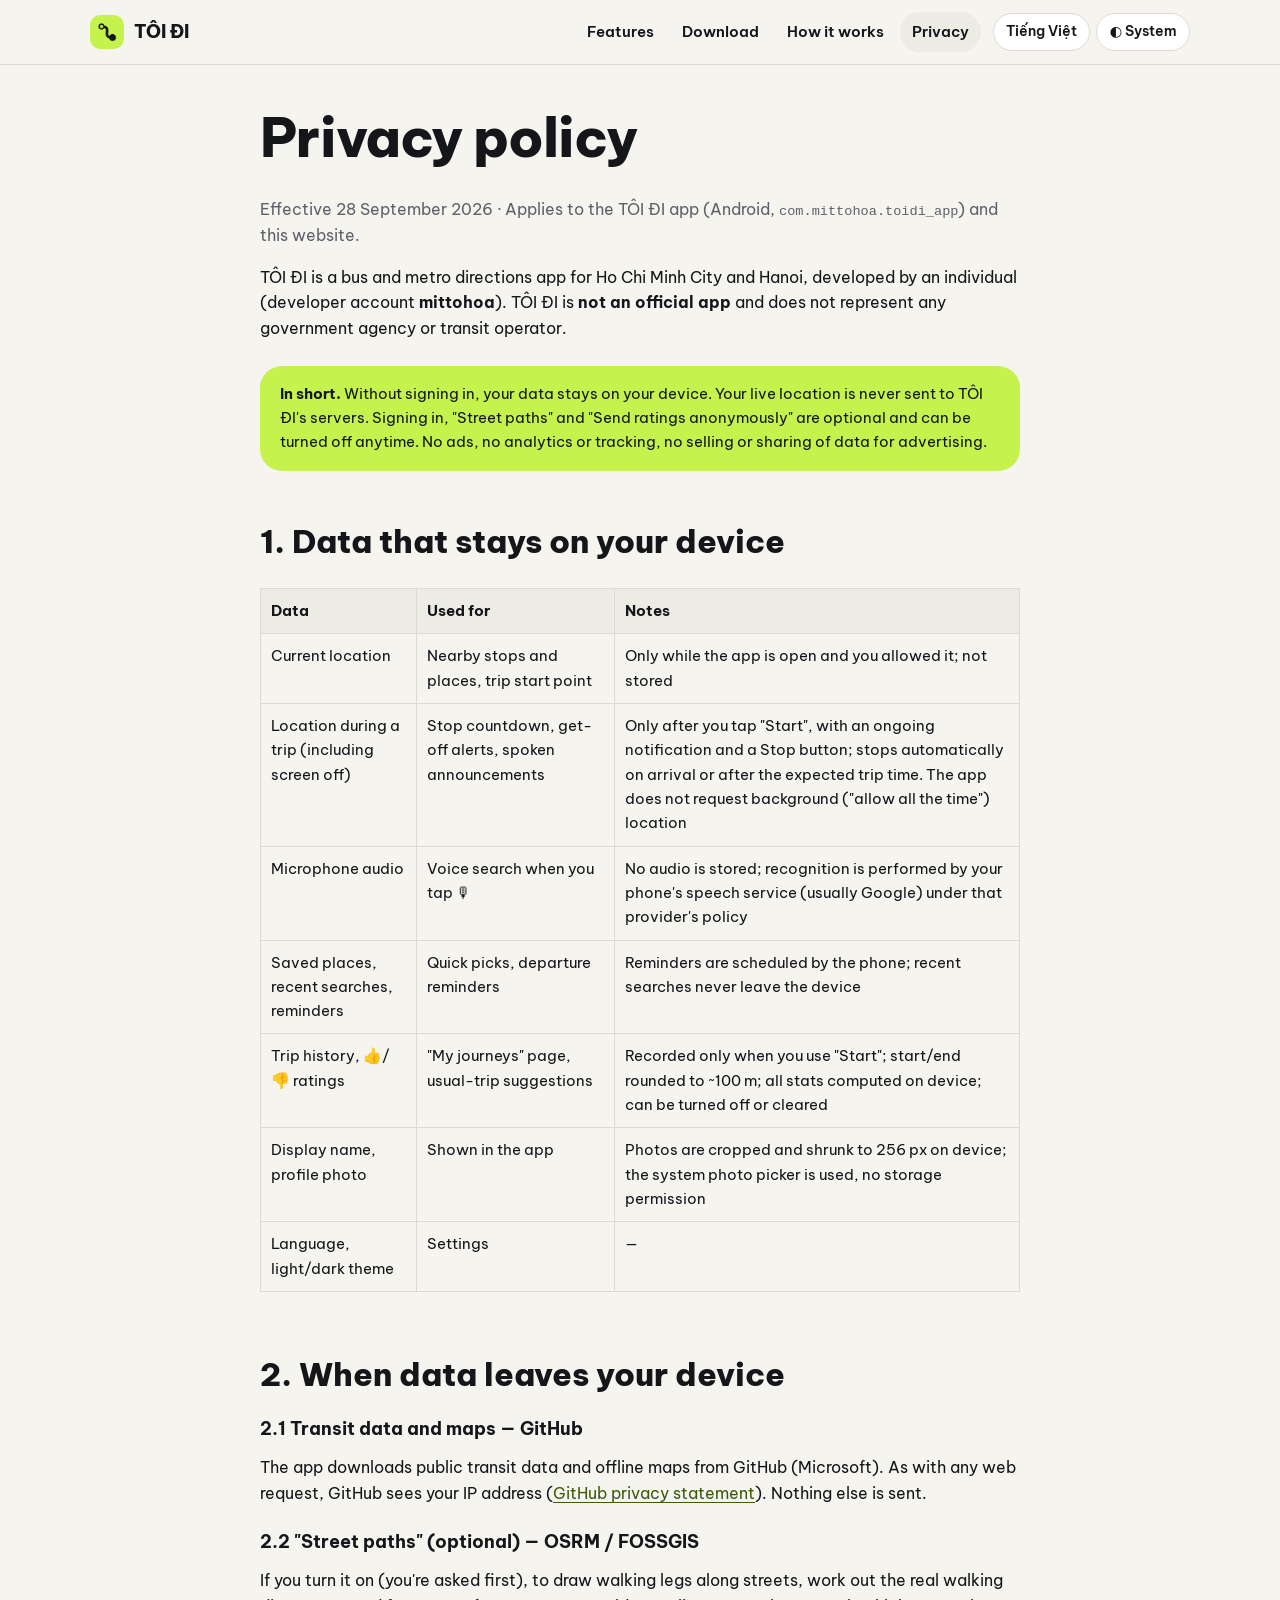
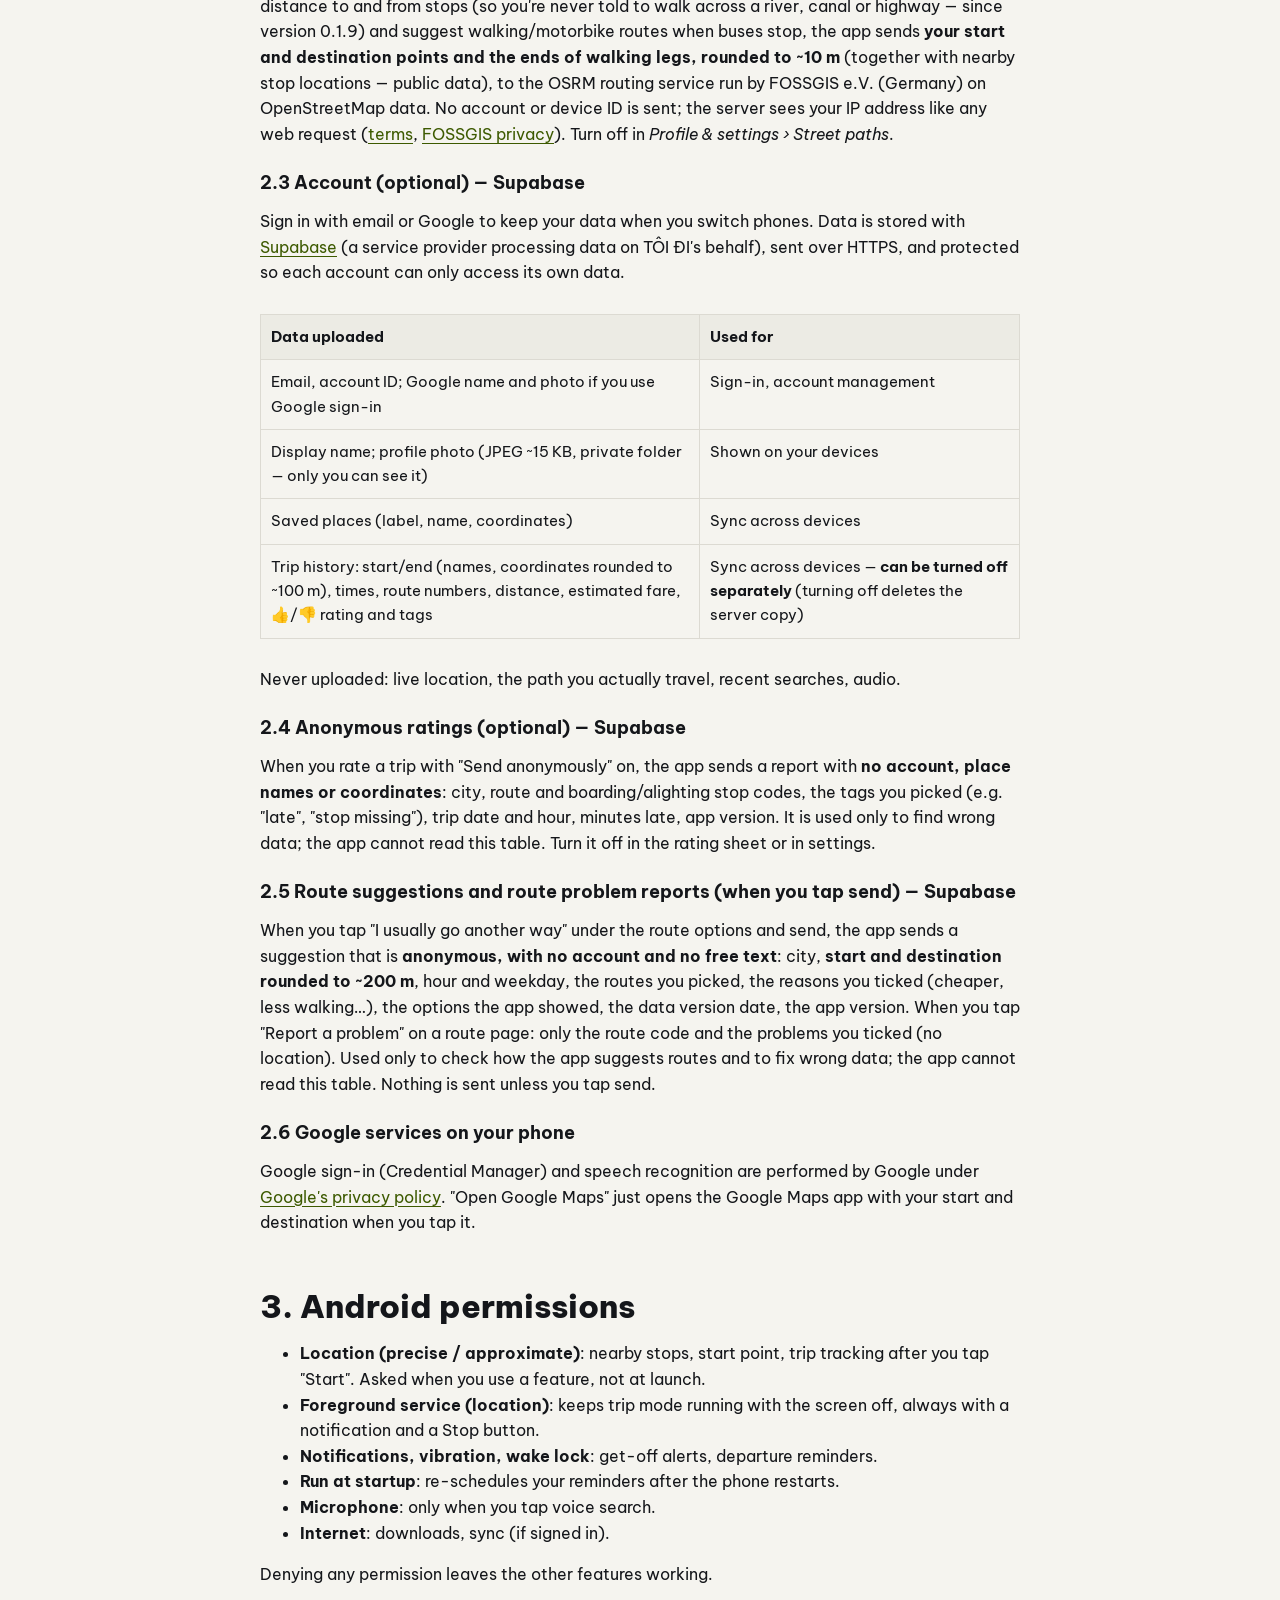
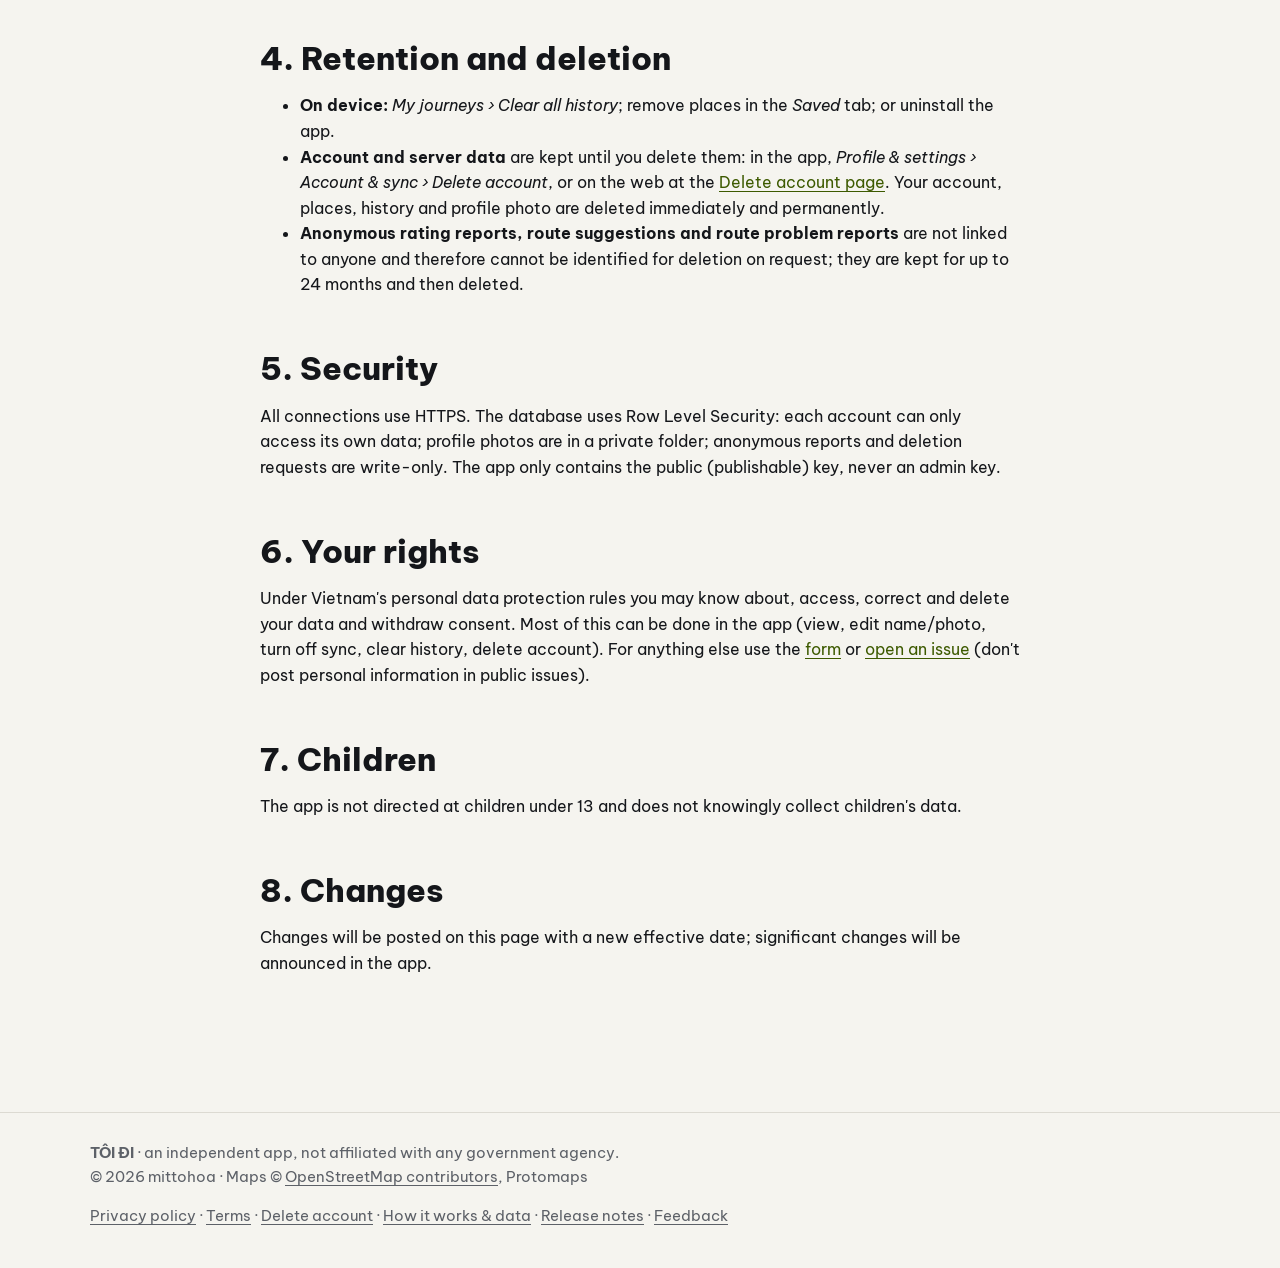
<file: privacy.html>
<!doctype html>
<html lang="vi" data-lang="vi">
<head>
<meta charset="utf-8">
<meta name="viewport" content="width=device-width, initial-scale=1">
<title>Chính sách quyền riêng tư — TÔI ĐI</title>
<meta name="description" content="TÔI ĐI thu thập gì, gửi đi đâu, lưu bao lâu và cách xoá. Privacy policy of the TÔI ĐI transit app.">
<meta property="og:title" content="Chính sách quyền riêng tư — TÔI ĐI">
<meta property="og:description" content="TÔI ĐI thu thập gì, gửi đi đâu, lưu bao lâu và cách xoá. Privacy policy of the TÔI ĐI transit app.">
<meta property="og:image" content="https://mittohoa.github.io/toidi/assets/img/feature-graphic.png">
<meta name="theme-color" content="#c6f24e">
<link rel="icon" href="assets/img/icon-192.png">
<link rel="preconnect" href="https://fonts.googleapis.com">
<link rel="preconnect" href="https://fonts.gstatic.com" crossorigin>
<link href="https://fonts.googleapis.com/css2?family=Be+Vietnam+Pro:wght@400;600;700;800&display=swap" rel="stylesheet">
<link rel="stylesheet" href="assets/site.css?v=431d52ef">
<script src="assets/site.js?v=431d52ef"></script>

</head>
<body>
<header class="top">
  <div class="wrap">
    <a class="brand" href="./"><img src="assets/img/icon-192.png" alt="">TÔI ĐI</a>
    <nav class="nav" aria-label="Menu">
      <a href="./#tinh-nang" ><span data-l="vi">Tính năng</span><span data-l="en">Features</span></a>
      <a href="./#tai-ve"><span data-l="vi">Tải về</span><span data-l="en">Download</span></a>
      <a href="how-it-works.html" ><span data-l="vi">Cách tính</span><span data-l="en">How it works</span></a>
      <a href="privacy.html" aria-current="page"><span data-l="vi">Quyền riêng tư</span><span data-l="en">Privacy</span></a>
    </nav>
    <div class="toggles">
      <button class="chip" id="lang-btn" type="button">English</button>
      <button class="chip" id="theme-btn" type="button" aria-label="Theme">◐</button>
    </div>
  </div>
</header>
<main>
<article class="narrow doc">

<div data-l="vi">
<h1>Chính sách quyền riêng tư</h1>
<p class="updated">Hiệu lực từ 28/09/2026 · Áp dụng cho ứng dụng TÔI ĐI (Android, <code>com.mittohoa.toidi_app</code>) và trang này.</p>

<p>TÔI ĐI là ứng dụng tra cứu và chỉ đường xe buýt, metro tại TP. Hồ Chí Minh và Hà Nội, do cá nhân phát triển (tài khoản nhà phát triển <strong>mittohoa</strong>). TÔI ĐI <strong>không phải ứng dụng chính thức</strong> và không đại diện cho bất kỳ cơ quan nhà nước hay đơn vị vận tải nào.</p>

<div class="notice"><strong>Tóm tắt.</strong> Không đăng nhập thì dữ liệu của bạn nằm trên máy. Vị trí hiện tại không bao giờ được gửi lên máy chủ của TÔI ĐI. Đăng nhập, "Đường đi theo phố" và "Gửi đánh giá ẩn danh" đều là tuỳ chọn, tắt được bất cứ lúc nào. Không quảng cáo, không công cụ phân tích hay theo dõi, không bán hay chia sẻ dữ liệu để quảng cáo.</div>

<h2>1. Dữ liệu chỉ nằm trên máy của bạn</h2>
<div class="table-scroll"><table>
<tr><th>Dữ liệu</th><th>Dùng để</th><th>Ghi chú</th></tr>
<tr><td>Vị trí hiện tại</td><td>Tìm trạm và tiện ích gần bạn, làm điểm xuất phát</td><td>Chỉ khi app đang mở và bạn đã cho phép; không lưu lại</td></tr>
<tr><td>Vị trí khi đang đi (kể cả tắt màn hình)</td><td>Đếm trạm, nhắc chuẩn bị xuống xe, đọc thông báo</td><td>Chỉ sau khi bạn bấm "Bắt đầu đi", hiện thông báo thường trực có nút Dừng; tự dừng khi tới nơi hoặc quá thời gian dự kiến. App không xin quyền vị trí nền ("luôn cho phép")</td></tr>
<tr><td>Âm thanh từ micro</td><td>Tìm kiếm bằng giọng nói khi bạn bấm 🎙</td><td>App không lưu âm thanh; việc nhận dạng do dịch vụ giọng nói của điện thoại (thường là Google) thực hiện theo chính sách của nhà cung cấp đó</td></tr>
<tr><td>Địa điểm đã lưu, tìm kiếm gần đây, lịch nhắc</td><td>Chọn nhanh, nhắc giờ đi</td><td>Lời nhắc do điện thoại tự hẹn giờ; tìm kiếm gần đây không bao giờ rời máy</td></tr>
<tr><td>Lịch sử chuyến đi, đánh giá 👍/👎</td><td>Trang "Hành trình", gợi ý chuyến quen</td><td>Chỉ ghi khi bạn dùng "Bắt đầu đi"; điểm đi/đến làm tròn ~100 m; mọi thống kê tính trên máy; tắt/xoá được trong app</td></tr>
<tr><td>Tên hiển thị, ảnh đại diện</td><td>Hiển thị trong app</td><td>Ảnh được cắt vuông, thu còn 256 px trên máy; app dùng trình chọn ảnh của hệ thống, không xin quyền đọc bộ nhớ</td></tr>
<tr><td>Ngôn ngữ, giao diện sáng/tối</td><td>Cài đặt</td><td>—</td></tr>
</table></div>

<h2>2. Khi nào dữ liệu rời khỏi máy</h2>
<h3>2.1 Tải dữ liệu giao thông và bản đồ — GitHub</h3>
<p>App tải tệp dữ liệu tuyến/trạm và bản đồ offline công khai từ GitHub (Microsoft). Như mọi lượt truy cập web, GitHub nhận địa chỉ IP của thiết bị (<a href="https://docs.github.com/site-policy/privacy-policies/github-general-privacy-statement">chính sách GitHub</a>). App không gửi thêm thông tin nào.</p>

<h3>2.2 "Đường đi theo phố" (tuỳ chọn) — OSRM / FOSSGIS</h3>
<p>Nếu bạn bật (app hỏi trước lần đầu), để vẽ đoạn đi bộ theo đường phố, tính quãng đi bộ thật ra trạm và từ trạm tới nơi (tránh gợi ý đi bộ băng qua sông, kênh, xa lộ — từ phiên bản 0.1.9) và gợi ý đi bộ / xe máy khi hết xe, app gửi <strong>toạ độ điểm đi, điểm đến và điểm đầu / cuối các đoạn đi bộ, làm tròn ~10 m</strong> (kèm toạ độ các trạm gần đó — dữ liệu công khai), tới dịch vụ tìm đường OSRM do FOSSGIS e.V. (Đức) vận hành trên dữ liệu OpenStreetMap. Không kèm tài khoản hay mã thiết bị; máy chủ nhận địa chỉ IP như mọi truy cập web (<a href="https://routing.openstreetmap.de/about.html">điều kiện dùng</a>, <a href="https://www.fossgis.de/datenschutzerklaerung/">chính sách FOSSGIS</a>). Tắt trong <em>Cá nhân &amp; cài đặt › Đường đi theo phố</em>.</p>

<h3>2.3 Tài khoản (tuỳ chọn) — Supabase</h3>
<p>Đăng nhập bằng email hoặc tài khoản Google để giữ dữ liệu khi đổi máy. Dữ liệu lưu trên hạ tầng của <a href="https://supabase.com/privacy">Supabase</a> (nhà cung cấp dịch vụ, xử lý thay cho TÔI ĐI), truyền qua HTTPS, và được bảo vệ để mỗi tài khoản chỉ đọc/ghi dữ liệu của chính mình.</p>
<div class="table-scroll"><table>
<tr><th>Dữ liệu gửi lên</th><th>Dùng để</th></tr>
<tr><td>Email, mã tài khoản; tên và ảnh Google nếu đăng nhập bằng Google</td><td>Đăng nhập, quản lý tài khoản</td></tr>
<tr><td>Tên hiển thị; ảnh đại diện (JPEG ~15 KB, thư mục riêng tư — chỉ bạn xem được)</td><td>Hiển thị trên các máy của bạn</td></tr>
<tr><td>Địa điểm đã lưu (nhãn, tên, toạ độ)</td><td>Đồng bộ giữa các máy</td></tr>
<tr><td>Lịch sử chuyến: điểm đi/đến (tên, toạ độ làm tròn ~100 m), giờ, số hiệu tuyến, quãng đường, giá vé ước tính, đánh giá 👍/👎 và nhãn</td><td>Đồng bộ giữa các máy — <strong>tắt riêng được</strong> (tắt sẽ xoá bản trên máy chủ)</td></tr>
</table></div>
<p>Không gửi lên: vị trí hiện tại, đường đi thực tế lúc đang đi, tìm kiếm gần đây, âm thanh.</p>

<h3>2.4 Đánh giá ẩn danh (tuỳ chọn) — Supabase</h3>
<p>Khi bạn đánh giá một chuyến và để bật "Gửi ẩn danh", app gửi một báo cáo <strong>không kèm tài khoản, tên địa điểm hay toạ độ</strong>: thành phố, mã tuyến và mã trạm lên/xuống, nhãn bạn chọn (vd "xe trễ", "trạm không có"), ngày và giờ đi, trễ bao nhiêu phút, phiên bản app. Chỉ dùng để phát hiện dữ liệu sai; app không đọc được bảng này. Tắt được ngay trong bảng đánh giá hoặc trong cài đặt.</p>

<h3>2.5 Góp ý lộ trình, báo sai tuyến (khi bạn bấm gửi) — Supabase</h3>
<p>Khi bạn bấm "Tôi hay đi cách khác" ở danh sách lộ trình và gửi, app gửi một góp ý <strong>ẩn danh, không kèm tài khoản, không có chữ tự do</strong>: thành phố, <strong>điểm đi và điểm đến làm tròn ~200 m</strong>, giờ và thứ trong tuần, các tuyến bạn chọn, các lý do bạn tích (rẻ hơn, ít đi bộ…), các phương án app đã gợi ý, ngày của bộ dữ liệu, phiên bản app. Khi bạn bấm "Báo sai" ở trang tuyến: chỉ mã tuyến và các loại sai bạn tích (không có vị trí). Chỉ dùng để kiểm tra cách app gợi ý lộ trình và sửa dữ liệu sai; app không đọc được bảng này. Không gửi gì nếu bạn không bấm gửi.</p>

<h3>2.6 Dịch vụ của Google trên máy</h3>
<p>Đăng nhập bằng Google (Credential Manager) và nhận dạng giọng nói do Google thực hiện theo <a href="https://policies.google.com/privacy">chính sách của Google</a>. Nút "Mở Google Maps" chỉ mở ứng dụng Google Maps với điểm đi/đến khi bạn bấm.</p>

<h2>3. Quyền Android app xin</h2>
<ul>
<li><strong>Vị trí (chính xác / gần đúng)</strong>: trạm gần bạn, điểm xuất phát, theo dõi chuyến khi bạn bấm "Bắt đầu đi". Hỏi khi bạn dùng tính năng, không hỏi lúc mở app.</li>
<li><strong>Dịch vụ nền (vị trí)</strong>: giữ chế độ đang đi khi tắt màn hình, luôn có thông báo và nút Dừng.</li>
<li><strong>Thông báo, rung, giữ màn hình sáng</strong>: nhắc xuống trạm, nhắc giờ đi.</li>
<li><strong>Khởi động cùng máy</strong>: hẹn lại lời nhắc đã đặt sau khi điện thoại khởi động lại.</li>
<li><strong>Micro</strong>: chỉ khi bạn bấm tìm bằng giọng nói.</li>
<li><strong>Internet</strong>: tải dữ liệu, đồng bộ (nếu đăng nhập).</li>
</ul>
<p>Từ chối quyền nào thì các tính năng khác vẫn dùng được.</p>

<h2>4. Lưu giữ và xoá</h2>
<ul>
<li><strong>Trên máy:</strong> xoá lịch sử trong <em>Hành trình › Xoá toàn bộ lịch sử</em>; xoá địa điểm trong tab <em>Đã lưu</em>; hoặc gỡ ứng dụng.</li>
<li><strong>Tài khoản và dữ liệu trên máy chủ</strong> được giữ tới khi bạn xoá: trong app vào <em>Cá nhân &amp; cài đặt › Tài khoản &amp; đồng bộ › Xoá tài khoản</em>, hoặc trên web tại <a href="delete-account.html">trang Xoá tài khoản</a>. Tài khoản, địa điểm, lịch sử và ảnh đại diện bị xoá ngay, vĩnh viễn.</li>
<li><strong>Báo cáo đánh giá ẩn danh, góp ý lộ trình và báo sai tuyến</strong> không gắn với ai nên không xác định được để xoá theo yêu cầu; được giữ tối đa 24 tháng rồi xoá.</li>
</ul>

<h2>5. Bảo mật</h2>
<p>Kết nối dùng HTTPS. Cơ sở dữ liệu bật Row Level Security: mỗi tài khoản chỉ truy cập dữ liệu của mình; ảnh đại diện ở thư mục riêng tư; bảng báo cáo ẩn danh và yêu cầu xoá chỉ cho ghi. App chỉ chứa khoá công khai (publishable), không chứa khoá quản trị.</p>

<h2>6. Quyền của bạn</h2>
<p>Theo quy định về bảo vệ dữ liệu cá nhân của Việt Nam, bạn có quyền biết, truy cập, chỉnh sửa, xoá dữ liệu và rút lại sự đồng ý. Phần lớn làm được ngay trong app (xem, sửa tên/ảnh, tắt đồng bộ, xoá lịch sử, xoá tài khoản). Yêu cầu khác: gửi qua <a href="delete-account.html#form">biểu mẫu</a> hoặc <a href="https://github.com/mittohoa/toidi-data/issues">mở issue</a> (đừng ghi thông tin cá nhân vào issue công khai).</p>

<h2>7. Trẻ em</h2>
<p>App không nhắm tới trẻ em dưới 13 tuổi và không cố ý thu thập dữ liệu của trẻ em.</p>

<h2>8. Thay đổi</h2>
<p>Chính sách thay đổi sẽ được cập nhật tại trang này kèm ngày hiệu lực; thay đổi quan trọng sẽ được thông báo trong app.</p>
</div>

<div data-l="en">
<h1>Privacy policy</h1>
<p class="updated">Effective 28 September 2026 · Applies to the TÔI ĐI app (Android, <code>com.mittohoa.toidi_app</code>) and this website.</p>

<p>TÔI ĐI is a bus and metro directions app for Ho Chi Minh City and Hanoi, developed by an individual (developer account <strong>mittohoa</strong>). TÔI ĐI is <strong>not an official app</strong> and does not represent any government agency or transit operator.</p>

<div class="notice"><strong>In short.</strong> Without signing in, your data stays on your device. Your live location is never sent to TÔI ĐI's servers. Signing in, "Street paths" and "Send ratings anonymously" are optional and can be turned off anytime. No ads, no analytics or tracking, no selling or sharing of data for advertising.</div>

<h2>1. Data that stays on your device</h2>
<div class="table-scroll"><table>
<tr><th>Data</th><th>Used for</th><th>Notes</th></tr>
<tr><td>Current location</td><td>Nearby stops and places, trip start point</td><td>Only while the app is open and you allowed it; not stored</td></tr>
<tr><td>Location during a trip (including screen off)</td><td>Stop countdown, get-off alerts, spoken announcements</td><td>Only after you tap "Start", with an ongoing notification and a Stop button; stops automatically on arrival or after the expected trip time. The app does not request background ("allow all the time") location</td></tr>
<tr><td>Microphone audio</td><td>Voice search when you tap 🎙</td><td>No audio is stored; recognition is performed by your phone's speech service (usually Google) under that provider's policy</td></tr>
<tr><td>Saved places, recent searches, reminders</td><td>Quick picks, departure reminders</td><td>Reminders are scheduled by the phone; recent searches never leave the device</td></tr>
<tr><td>Trip history, 👍/👎 ratings</td><td>"My journeys" page, usual-trip suggestions</td><td>Recorded only when you use "Start"; start/end rounded to ~100 m; all stats computed on device; can be turned off or cleared</td></tr>
<tr><td>Display name, profile photo</td><td>Shown in the app</td><td>Photos are cropped and shrunk to 256 px on device; the system photo picker is used, no storage permission</td></tr>
<tr><td>Language, light/dark theme</td><td>Settings</td><td>—</td></tr>
</table></div>

<h2>2. When data leaves your device</h2>
<h3>2.1 Transit data and maps — GitHub</h3>
<p>The app downloads public transit data and offline maps from GitHub (Microsoft). As with any web request, GitHub sees your IP address (<a href="https://docs.github.com/site-policy/privacy-policies/github-general-privacy-statement">GitHub privacy statement</a>). Nothing else is sent.</p>

<h3>2.2 "Street paths" (optional) — OSRM / FOSSGIS</h3>
<p>If you turn it on (you're asked first), to draw walking legs along streets, work out the real walking distance to and from stops (so you're never told to walk across a river, canal or highway — since version 0.1.9) and suggest walking/motorbike routes when buses stop, the app sends <strong>your start and destination points and the ends of walking legs, rounded to ~10 m</strong> (together with nearby stop locations — public data), to the OSRM routing service run by FOSSGIS e.V. (Germany) on OpenStreetMap data. No account or device ID is sent; the server sees your IP address like any web request (<a href="https://routing.openstreetmap.de/about.html">terms</a>, <a href="https://www.fossgis.de/datenschutzerklaerung/">FOSSGIS privacy</a>). Turn off in <em>Profile &amp; settings › Street paths</em>.</p>

<h3>2.3 Account (optional) — Supabase</h3>
<p>Sign in with email or Google to keep your data when you switch phones. Data is stored with <a href="https://supabase.com/privacy">Supabase</a> (a service provider processing data on TÔI ĐI's behalf), sent over HTTPS, and protected so each account can only access its own data.</p>
<div class="table-scroll"><table>
<tr><th>Data uploaded</th><th>Used for</th></tr>
<tr><td>Email, account ID; Google name and photo if you use Google sign-in</td><td>Sign-in, account management</td></tr>
<tr><td>Display name; profile photo (JPEG ~15 KB, private folder — only you can see it)</td><td>Shown on your devices</td></tr>
<tr><td>Saved places (label, name, coordinates)</td><td>Sync across devices</td></tr>
<tr><td>Trip history: start/end (names, coordinates rounded to ~100 m), times, route numbers, distance, estimated fare, 👍/👎 rating and tags</td><td>Sync across devices — <strong>can be turned off separately</strong> (turning off deletes the server copy)</td></tr>
</table></div>
<p>Never uploaded: live location, the path you actually travel, recent searches, audio.</p>

<h3>2.4 Anonymous ratings (optional) — Supabase</h3>
<p>When you rate a trip with "Send anonymously" on, the app sends a report with <strong>no account, place names or coordinates</strong>: city, route and boarding/alighting stop codes, the tags you picked (e.g. "late", "stop missing"), trip date and hour, minutes late, app version. It is used only to find wrong data; the app cannot read this table. Turn it off in the rating sheet or in settings.</p>

<h3>2.5 Route suggestions and route problem reports (when you tap send) — Supabase</h3>
<p>When you tap "I usually go another way" under the route options and send, the app sends a suggestion that is <strong>anonymous, with no account and no free text</strong>: city, <strong>start and destination rounded to ~200 m</strong>, hour and weekday, the routes you picked, the reasons you ticked (cheaper, less walking…), the options the app showed, the data version date, the app version. When you tap "Report a problem" on a route page: only the route code and the problems you ticked (no location). Used only to check how the app suggests routes and to fix wrong data; the app cannot read this table. Nothing is sent unless you tap send.</p>

<h3>2.6 Google services on your phone</h3>
<p>Google sign-in (Credential Manager) and speech recognition are performed by Google under <a href="https://policies.google.com/privacy">Google's privacy policy</a>. "Open Google Maps" just opens the Google Maps app with your start and destination when you tap it.</p>

<h2>3. Android permissions</h2>
<ul>
<li><strong>Location (precise / approximate)</strong>: nearby stops, start point, trip tracking after you tap "Start". Asked when you use a feature, not at launch.</li>
<li><strong>Foreground service (location)</strong>: keeps trip mode running with the screen off, always with a notification and a Stop button.</li>
<li><strong>Notifications, vibration, wake lock</strong>: get-off alerts, departure reminders.</li>
<li><strong>Run at startup</strong>: re-schedules your reminders after the phone restarts.</li>
<li><strong>Microphone</strong>: only when you tap voice search.</li>
<li><strong>Internet</strong>: downloads, sync (if signed in).</li>
</ul>
<p>Denying any permission leaves the other features working.</p>

<h2>4. Retention and deletion</h2>
<ul>
<li><strong>On device:</strong> <em>My journeys › Clear all history</em>; remove places in the <em>Saved</em> tab; or uninstall the app.</li>
<li><strong>Account and server data</strong> are kept until you delete them: in the app, <em>Profile &amp; settings › Account &amp; sync › Delete account</em>, or on the web at the <a href="delete-account.html">Delete account page</a>. Your account, places, history and profile photo are deleted immediately and permanently.</li>
<li><strong>Anonymous rating reports, route suggestions and route problem reports</strong> are not linked to anyone and therefore cannot be identified for deletion on request; they are kept for up to 24 months and then deleted.</li>
</ul>

<h2>5. Security</h2>
<p>All connections use HTTPS. The database uses Row Level Security: each account can only access its own data; profile photos are in a private folder; anonymous reports and deletion requests are write-only. The app only contains the public (publishable) key, never an admin key.</p>

<h2>6. Your rights</h2>
<p>Under Vietnam's personal data protection rules you may know about, access, correct and delete your data and withdraw consent. Most of this can be done in the app (view, edit name/photo, turn off sync, clear history, delete account). For anything else use the <a href="delete-account.html#form">form</a> or <a href="https://github.com/mittohoa/toidi-data/issues">open an issue</a> (don't post personal information in public issues).</p>

<h2>7. Children</h2>
<p>The app is not directed at children under 13 and does not knowingly collect children's data.</p>

<h2>8. Changes</h2>
<p>Changes will be posted on this page with a new effective date; significant changes will be announced in the app.</p>
</div>
</article>
</main>
<footer>
  <div class="wrap">
    <div>
      <strong>TÔI ĐI</strong> · <span data-l="vi">ứng dụng độc lập, không phải ứng dụng của cơ quan nhà nước.</span><span data-l="en">an independent app, not affiliated with any government agency.</span><br>
      © <span id="year">2026</span> mittohoa · <span data-l="vi">Bản đồ</span><span data-l="en">Maps</span> © <a href="https://www.openstreetmap.org/copyright">OpenStreetMap contributors</a>, Protomaps
    </div>
    <div>
      <a href="privacy.html"><span data-l="vi">Chính sách quyền riêng tư</span><span data-l="en">Privacy policy</span></a> ·
      <a href="terms.html"><span data-l="vi">Điều khoản</span><span data-l="en">Terms</span></a> ·
      <a href="delete-account.html"><span data-l="vi">Xoá tài khoản</span><span data-l="en">Delete account</span></a> ·
      <a href="how-it-works.html"><span data-l="vi">Cách tính &amp; nguồn dữ liệu</span><span data-l="en">How it works &amp; data</span></a> ·
      <a href="changelog.html"><span data-l="vi">Nhật ký phiên bản</span><span data-l="en">Release notes</span></a> ·
      <a href="https://github.com/mittohoa/toidi-data/issues"><span data-l="vi">Góp ý</span><span data-l="en">Feedback</span></a>
    </div>
  </div>
</footer>
</body>
</html>
</file>
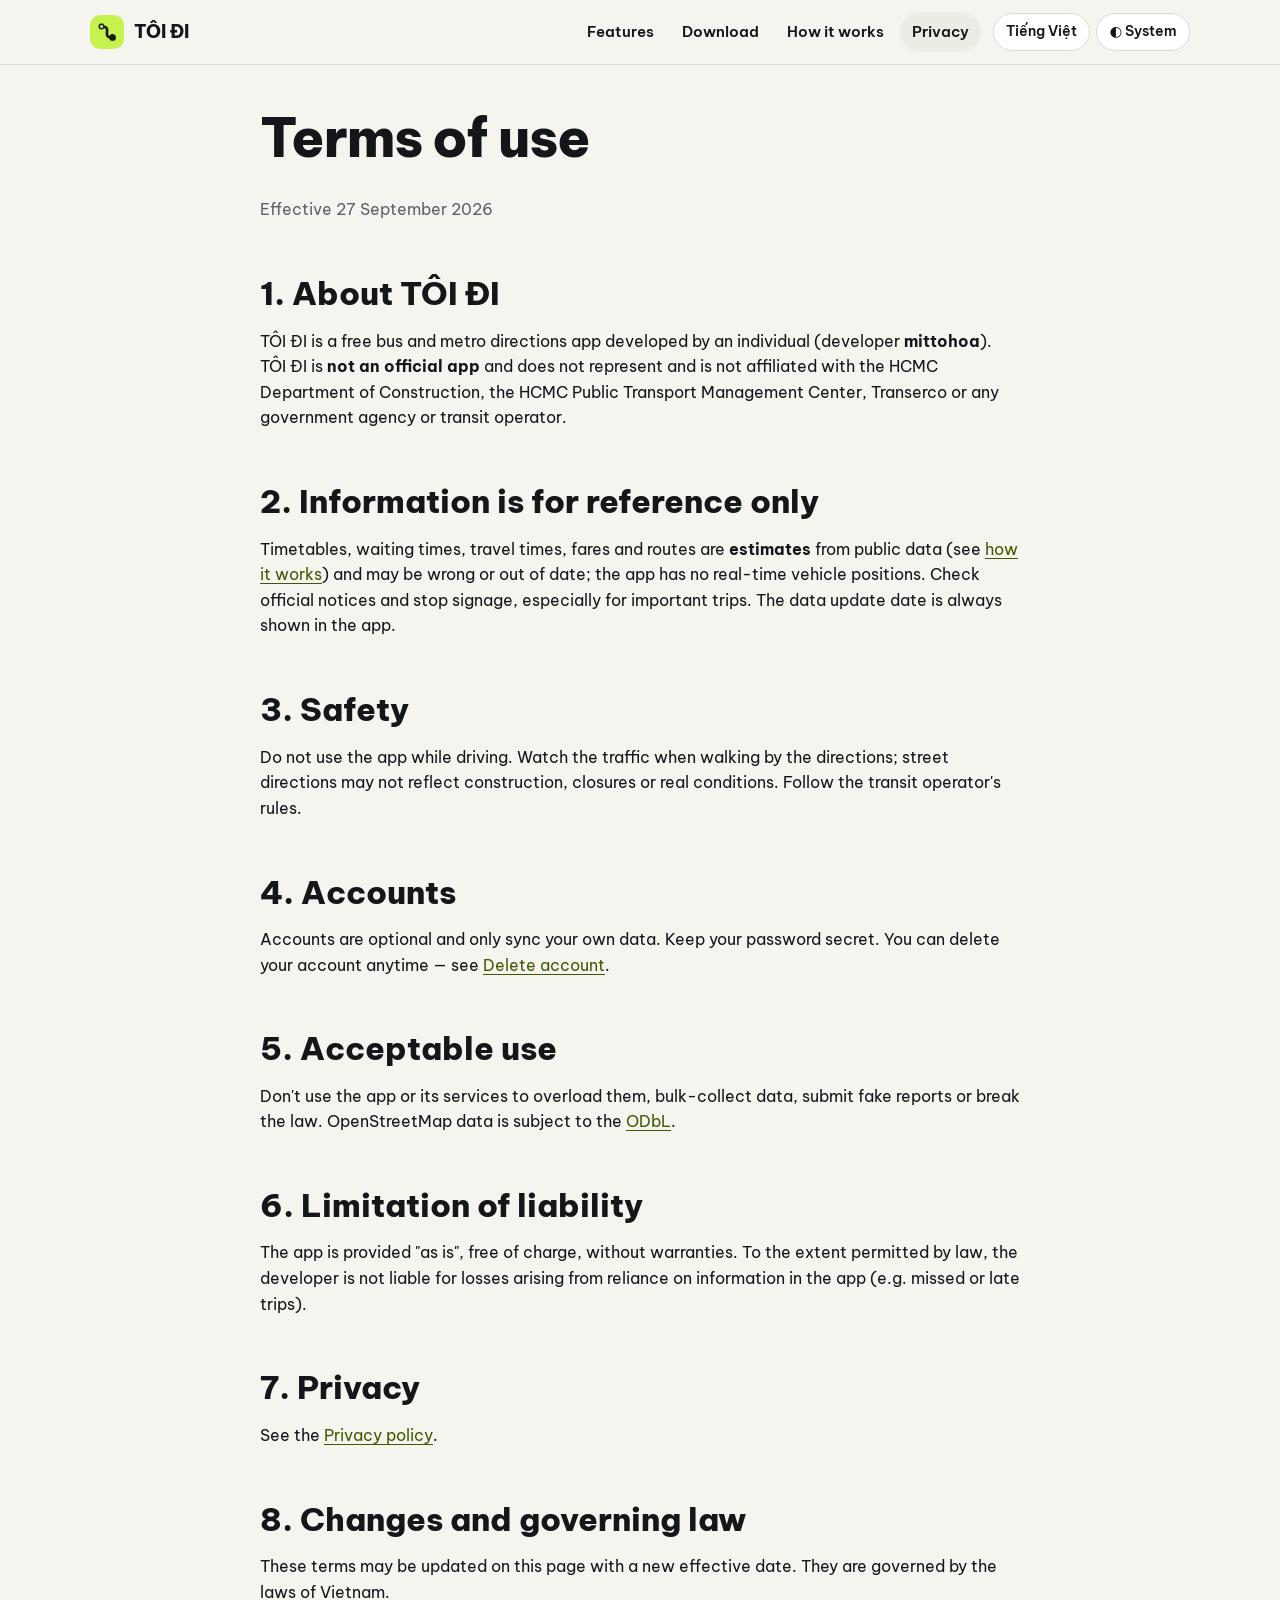
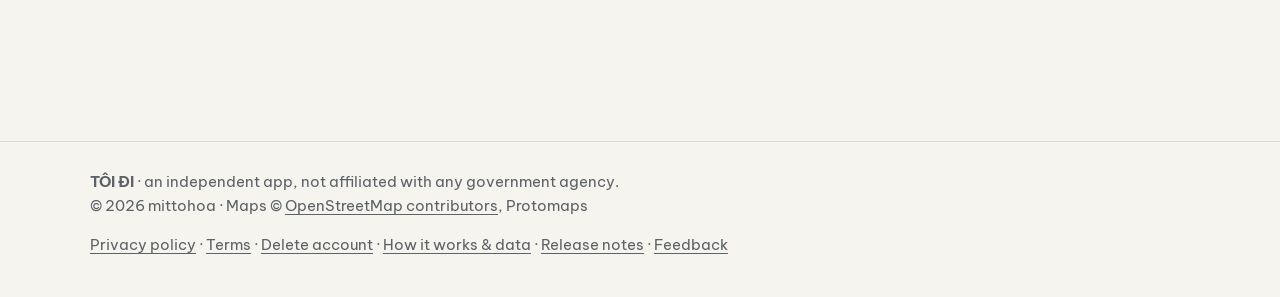
<file: terms.html>
<!doctype html>
<html lang="vi" data-lang="vi">
<head>
<meta charset="utf-8">
<meta name="viewport" content="width=device-width, initial-scale=1">
<title>Điều khoản sử dụng — TÔI ĐI</title>
<meta name="description" content="Điều khoản sử dụng ứng dụng TÔI ĐI. Terms of use for the TÔI ĐI transit app.">
<meta property="og:title" content="Điều khoản sử dụng — TÔI ĐI">
<meta property="og:description" content="Điều khoản sử dụng ứng dụng TÔI ĐI. Terms of use for the TÔI ĐI transit app.">
<meta property="og:image" content="https://mittohoa.github.io/toidi/assets/img/feature-graphic.png">
<meta name="theme-color" content="#c6f24e">
<link rel="icon" href="assets/img/icon-192.png">
<link rel="preconnect" href="https://fonts.googleapis.com">
<link rel="preconnect" href="https://fonts.gstatic.com" crossorigin>
<link href="https://fonts.googleapis.com/css2?family=Be+Vietnam+Pro:wght@400;600;700;800&display=swap" rel="stylesheet">
<link rel="stylesheet" href="assets/site.css?v=431d52ef">
<script src="assets/site.js?v=431d52ef"></script>

</head>
<body>
<header class="top">
  <div class="wrap">
    <a class="brand" href="./"><img src="assets/img/icon-192.png" alt="">TÔI ĐI</a>
    <nav class="nav" aria-label="Menu">
      <a href="./#tinh-nang" ><span data-l="vi">Tính năng</span><span data-l="en">Features</span></a>
      <a href="./#tai-ve"><span data-l="vi">Tải về</span><span data-l="en">Download</span></a>
      <a href="how-it-works.html" ><span data-l="vi">Cách tính</span><span data-l="en">How it works</span></a>
      <a href="privacy.html" aria-current="page"><span data-l="vi">Quyền riêng tư</span><span data-l="en">Privacy</span></a>
    </nav>
    <div class="toggles">
      <button class="chip" id="lang-btn" type="button">English</button>
      <button class="chip" id="theme-btn" type="button" aria-label="Theme">◐</button>
    </div>
  </div>
</header>
<main>
<article class="narrow doc">
<div data-l="vi">
<h1>Điều khoản sử dụng</h1>
<p class="updated">Hiệu lực từ 27/09/2026</p>
<h2>1. Về TÔI ĐI</h2>
<p>TÔI ĐI là ứng dụng miễn phí tra cứu và chỉ đường xe buýt, metro, do cá nhân phát triển (nhà phát triển <strong>mittohoa</strong>). TÔI ĐI <strong>không phải ứng dụng chính thức</strong> và không đại diện, không liên kết với Sở Xây dựng TP.HCM, Trung tâm Quản lý giao thông công cộng TP.HCM, Transerco hay bất kỳ cơ quan nhà nước, đơn vị vận tải nào.</p>
<h2>2. Thông tin chỉ mang tính tham khảo</h2>
<p>Giờ chạy, thời gian chờ, thời gian đi, giá vé và lộ trình là <strong>ước tính</strong> từ dữ liệu công khai (xem <a href="how-it-works.html">cách tính</a>) và có thể sai hoặc chưa cập nhật; app không có vị trí xe theo thời gian thực. Hãy đối chiếu với thông báo chính thức và biển báo tại trạm, đặc biệt với chuyến quan trọng. Ngày cập nhật dữ liệu luôn hiện trong app.</p>
<h2>3. An toàn</h2>
<p>Không thao tác app khi đang lái xe. Chú ý quan sát giao thông khi đi bộ theo chỉ dẫn; chỉ dẫn đường phố có thể không phản ánh công trình, đường cấm hay điều kiện thực tế. Tuân thủ quy định của đơn vị vận tải.</p>
<h2>4. Tài khoản</h2>
<p>Tài khoản là tuỳ chọn, chỉ để đồng bộ dữ liệu của bạn. Bạn chịu trách nhiệm giữ bí mật mật khẩu. Bạn có thể xoá tài khoản bất cứ lúc nào — xem <a href="delete-account.html">Xoá tài khoản</a>.</p>
<h2>5. Sử dụng hợp lệ</h2>
<p>Không dùng app hay dịch vụ đi kèm để gây quá tải, thu thập dữ liệu hàng loạt, gửi báo cáo giả, hoặc vi phạm pháp luật. Dữ liệu OpenStreetMap tuân theo giấy phép <a href="https://opendatacommons.org/licenses/odbl/">ODbL</a>.</p>
<h2>6. Giới hạn trách nhiệm</h2>
<p>App được cung cấp "như hiện có", miễn phí, không kèm bảo đảm. Trong phạm vi pháp luật cho phép, nhà phát triển không chịu trách nhiệm về thiệt hại phát sinh do dựa vào thông tin trong app (ví dụ lỡ chuyến, trễ giờ).</p>
<h2>7. Quyền riêng tư</h2>
<p>Xem <a href="privacy.html">Chính sách quyền riêng tư</a>.</p>
<h2>8. Thay đổi và luật áp dụng</h2>
<p>Điều khoản có thể được cập nhật tại trang này kèm ngày hiệu lực. Điều khoản chịu sự điều chỉnh của pháp luật Việt Nam.</p>
</div>
<div data-l="en">
<h1>Terms of use</h1>
<p class="updated">Effective 27 September 2026</p>
<h2>1. About TÔI ĐI</h2>
<p>TÔI ĐI is a free bus and metro directions app developed by an individual (developer <strong>mittohoa</strong>). TÔI ĐI is <strong>not an official app</strong> and does not represent and is not affiliated with the HCMC Department of Construction, the HCMC Public Transport Management Center, Transerco or any government agency or transit operator.</p>
<h2>2. Information is for reference only</h2>
<p>Timetables, waiting times, travel times, fares and routes are <strong>estimates</strong> from public data (see <a href="how-it-works.html">how it works</a>) and may be wrong or out of date; the app has no real-time vehicle positions. Check official notices and stop signage, especially for important trips. The data update date is always shown in the app.</p>
<h2>3. Safety</h2>
<p>Do not use the app while driving. Watch the traffic when walking by the directions; street directions may not reflect construction, closures or real conditions. Follow the transit operator's rules.</p>
<h2>4. Accounts</h2>
<p>Accounts are optional and only sync your own data. Keep your password secret. You can delete your account anytime — see <a href="delete-account.html">Delete account</a>.</p>
<h2>5. Acceptable use</h2>
<p>Don't use the app or its services to overload them, bulk-collect data, submit fake reports or break the law. OpenStreetMap data is subject to the <a href="https://opendatacommons.org/licenses/odbl/">ODbL</a>.</p>
<h2>6. Limitation of liability</h2>
<p>The app is provided "as is", free of charge, without warranties. To the extent permitted by law, the developer is not liable for losses arising from reliance on information in the app (e.g. missed or late trips).</p>
<h2>7. Privacy</h2>
<p>See the <a href="privacy.html">Privacy policy</a>.</p>
<h2>8. Changes and governing law</h2>
<p>These terms may be updated on this page with a new effective date. They are governed by the laws of Vietnam.</p>
</div>
</article>
</main>
<footer>
  <div class="wrap">
    <div>
      <strong>TÔI ĐI</strong> · <span data-l="vi">ứng dụng độc lập, không phải ứng dụng của cơ quan nhà nước.</span><span data-l="en">an independent app, not affiliated with any government agency.</span><br>
      © <span id="year">2026</span> mittohoa · <span data-l="vi">Bản đồ</span><span data-l="en">Maps</span> © <a href="https://www.openstreetmap.org/copyright">OpenStreetMap contributors</a>, Protomaps
    </div>
    <div>
      <a href="privacy.html"><span data-l="vi">Chính sách quyền riêng tư</span><span data-l="en">Privacy policy</span></a> ·
      <a href="terms.html"><span data-l="vi">Điều khoản</span><span data-l="en">Terms</span></a> ·
      <a href="delete-account.html"><span data-l="vi">Xoá tài khoản</span><span data-l="en">Delete account</span></a> ·
      <a href="how-it-works.html"><span data-l="vi">Cách tính &amp; nguồn dữ liệu</span><span data-l="en">How it works &amp; data</span></a> ·
      <a href="changelog.html"><span data-l="vi">Nhật ký phiên bản</span><span data-l="en">Release notes</span></a> ·
      <a href="https://github.com/mittohoa/toidi-data/issues"><span data-l="vi">Góp ý</span><span data-l="en">Feedback</span></a>
    </div>
  </div>
</footer>
</body>
</html>
</file>
<file: assets/site.css>
/* TÔI ĐI — trang giới thiệu & chính sách. Màu thương hiệu khớp app (lib/ui/theme.dart). */
:root {
  --lime: #c6f24e;
  --lime-deep: #5b7a00;
  --ink: #14161a;
  --paper: #f5f4ef;
  --bg: #f5f4ef;
  --surface: #ffffff;
  --surface-2: #ecebe4;
  --text: #14161a;
  --muted: #5d6168;
  --line: #dcdad2;
  --link: #3d5a00;
  --radius: 22px;
  --shadow: 0 10px 30px rgba(20, 22, 26, 0.08);
  color-scheme: light;
}
@media (prefers-color-scheme: dark) {
  :root:not([data-theme="light"]) {
    --bg: #0e1013;
    --surface: #1a1d22;
    --surface-2: #23272d;
    --text: #f1f2f3;
    --muted: #a3a8b0;
    --line: #2c3037;
    --link: #c6f24e;
    --shadow: 0 10px 30px rgba(0, 0, 0, 0.35);
    color-scheme: dark;
  }
}
:root[data-theme="dark"] {
  --bg: #0e1013;
  --surface: #1a1d22;
  --surface-2: #23272d;
  --text: #f1f2f3;
  --muted: #a3a8b0;
  --line: #2c3037;
  --link: #c6f24e;
  --shadow: 0 10px 30px rgba(0, 0, 0, 0.35);
  color-scheme: dark;
}

* { box-sizing: border-box; }
html { -webkit-text-size-adjust: 100%; scroll-behavior: smooth; }
@media (prefers-reduced-motion: reduce) { html { scroll-behavior: auto; } * { animation: none !important; transition: none !important; } }
body {
  margin: 0;
  overflow-x: clip;
  background: var(--bg);
  color: var(--text);
  font: 16px/1.6 "Be Vietnam Pro", system-ui, -apple-system, "Segoe UI", Roboto, sans-serif;
}
a { color: var(--link); text-underline-offset: 3px; }
img { max-width: 100%; height: auto; display: block; }
h1, h2, h3 { line-height: 1.2; margin: 0 0 .5em; }
h1 { font-size: clamp(2rem, 5vw, 3.4rem); font-weight: 800; letter-spacing: -0.02em; }
h2 { font-size: clamp(1.4rem, 3vw, 2rem); font-weight: 800; margin-top: 1.6em; }
h3 { font-size: 1.1rem; font-weight: 700; margin-top: 1.4em; }
p, li { max-width: 72ch; }

/* ngôn ngữ: chỉ hiện phần đúng ngôn ngữ đang chọn */
html[data-lang="vi"] [data-l="en"], html[data-lang="en"] [data-l="vi"] { display: none !important; }

.wrap { width: min(1100px, 100% - 32px); margin: 0 auto; }
.narrow { width: min(760px, 100% - 32px); margin: 0 auto; }

/* thanh trên */
.top {
  position: sticky; top: 0; z-index: 10;
  background: color-mix(in srgb, var(--bg) 85%, transparent);
  backdrop-filter: blur(10px);
  border-bottom: 1px solid var(--line);
}
.top .wrap { display: flex; align-items: center; gap: 12px; min-height: 64px; flex-wrap: wrap; }
.brand { display: flex; align-items: center; gap: 10px; font-weight: 800; font-size: 1.15rem; color: var(--text); text-decoration: none; }
.brand img { width: 34px; height: 34px; border-radius: 10px; }
.nav { display: flex; gap: 4px; flex-wrap: wrap; margin-left: auto; }
.nav a { padding: 8px 12px; border-radius: 999px; color: var(--text); text-decoration: none; font-weight: 600; font-size: .95rem; }
.nav a:hover, .nav a[aria-current="page"] { background: var(--surface-2); }
.toggles { display: flex; gap: 6px; }
.chip {
  border: 1px solid var(--line); background: var(--surface); color: var(--text);
  padding: 6px 12px; border-radius: 999px; font: inherit; font-size: .9rem; font-weight: 600; cursor: pointer;
}
.chip:focus-visible, .btn:focus-visible, a:focus-visible { outline: 3px solid var(--lime); outline-offset: 2px; }

/* phần mở đầu */
.hero { padding: 56px 0 24px; display: grid; grid-template-columns: 1.1fr .9fr; gap: 40px; align-items: center; }
.hero > *, .grid > *, .dl > * { min-width: 0; } /* ảnh lớn không được nong cột lưới -> tràn ngang trên điện thoại */
.hero .lead { font-size: 1.2rem; color: var(--muted); }
.badge-row { display: flex; gap: 8px; flex-wrap: wrap; margin: 18px 0 26px; }
.badge { background: var(--surface-2); border-radius: 999px; padding: 6px 12px; font-size: .9rem; font-weight: 600; }
.cta { display: flex; gap: 12px; flex-wrap: wrap; }
.btn {
  display: inline-flex; align-items: center; gap: 8px; border-radius: 999px; padding: 14px 22px;
  font-weight: 700; text-decoration: none; border: 0; cursor: pointer; font: inherit; font-weight: 700;
}
.btn.primary { background: var(--lime); color: var(--ink); }
.btn.ghost { background: var(--surface); color: var(--text); border: 1px solid var(--line); }
.btn[aria-disabled="true"] { opacity: .55; pointer-events: none; }
.phones { position: relative; display: flex; justify-content: center; gap: 16px; }
.phones img { width: 46%; border-radius: 26px; box-shadow: var(--shadow); }
.phones { padding-bottom: 36px; }
.phones img:nth-child(2) { transform: translateY(36px); }
.theme-shot-dark { display: none; }
@media (prefers-color-scheme: dark) { :root:not([data-theme="light"]) .theme-shot-light { display: none; } :root:not([data-theme="light"]) .theme-shot-dark { display: block; } }
:root[data-theme="dark"] .theme-shot-light { display: none; }
:root[data-theme="dark"] .theme-shot-dark { display: block; }

.notice {
  background: var(--lime); color: var(--ink); border-radius: var(--radius); padding: 16px 20px; margin: 24px 0; font-size: .95rem;
}
.notice a { color: var(--ink); font-weight: 700; }

/* thẻ tính năng */
.grid { display: grid; grid-template-columns: repeat(auto-fill, minmax(240px, 1fr)); gap: 16px; margin: 20px 0; }
.card { background: var(--surface); border: 1px solid var(--line); border-radius: var(--radius); padding: 20px; }
.card .ico { font-size: 1.6rem; }
.card h3 { margin-top: .4em; }
.card p { color: var(--muted); margin: 0; }

.shots { display: flex; gap: 14px; overflow-x: auto; padding: 8px 0 20px; scroll-snap-type: x mandatory; }
.shots img { width: 220px; flex: none; border-radius: 18px; scroll-snap-align: start; box-shadow: var(--shadow); }

/* tải về */
.dl { display: grid; grid-template-columns: repeat(auto-fill, minmax(230px, 1fr)); gap: 14px; }
.dl .card { display: flex; flex-direction: column; gap: 8px; }
.dl .card .soon { color: var(--muted); font-size: .9rem; }
.small { font-size: .88rem; color: var(--muted); }
code, .mono { font-family: ui-monospace, SFMono-Regular, Consolas, monospace; font-size: .85em; word-break: break-all; }

/* văn bản chính sách */
.doc { padding: 40px 0 60px; }
.doc table { width: 100%; border-collapse: collapse; margin: 12px 0; font-size: .95rem; }
.doc th, .doc td { border: 1px solid var(--line); padding: 10px; text-align: left; vertical-align: top; }
.doc th { background: var(--surface-2); }
.table-scroll { overflow-x: auto; }
.updated { color: var(--muted); }

/* biểu mẫu */
form { display: grid; gap: 12px; max-width: 520px; }
label { font-weight: 600; display: grid; gap: 6px; }
input, textarea {
  font: inherit; padding: 12px 14px; border-radius: 14px; border: 1px solid var(--line);
  background: var(--surface); color: var(--text);
}
.msg { padding: 12px 14px; border-radius: 14px; background: var(--surface-2); }
.msg.err { background: #ffe1d6; color: #7a2100; }
.danger { background: #d93a2b; color: #fff; }

footer { border-top: 1px solid var(--line); margin-top: 60px; padding: 28px 0 40px; color: var(--muted); font-size: .92rem; }
footer .wrap { display: flex; gap: 16px 28px; flex-wrap: wrap; justify-content: space-between; }
footer a { color: var(--muted); }

@media (max-width: 820px) {
  .hero { grid-template-columns: 1fr; padding-top: 32px; }
  .phones img { width: 44%; }
  .nav { order: 3; width: 100%; margin: 0 0 8px; }
  .toggles { margin-left: auto; }
}
</file>
